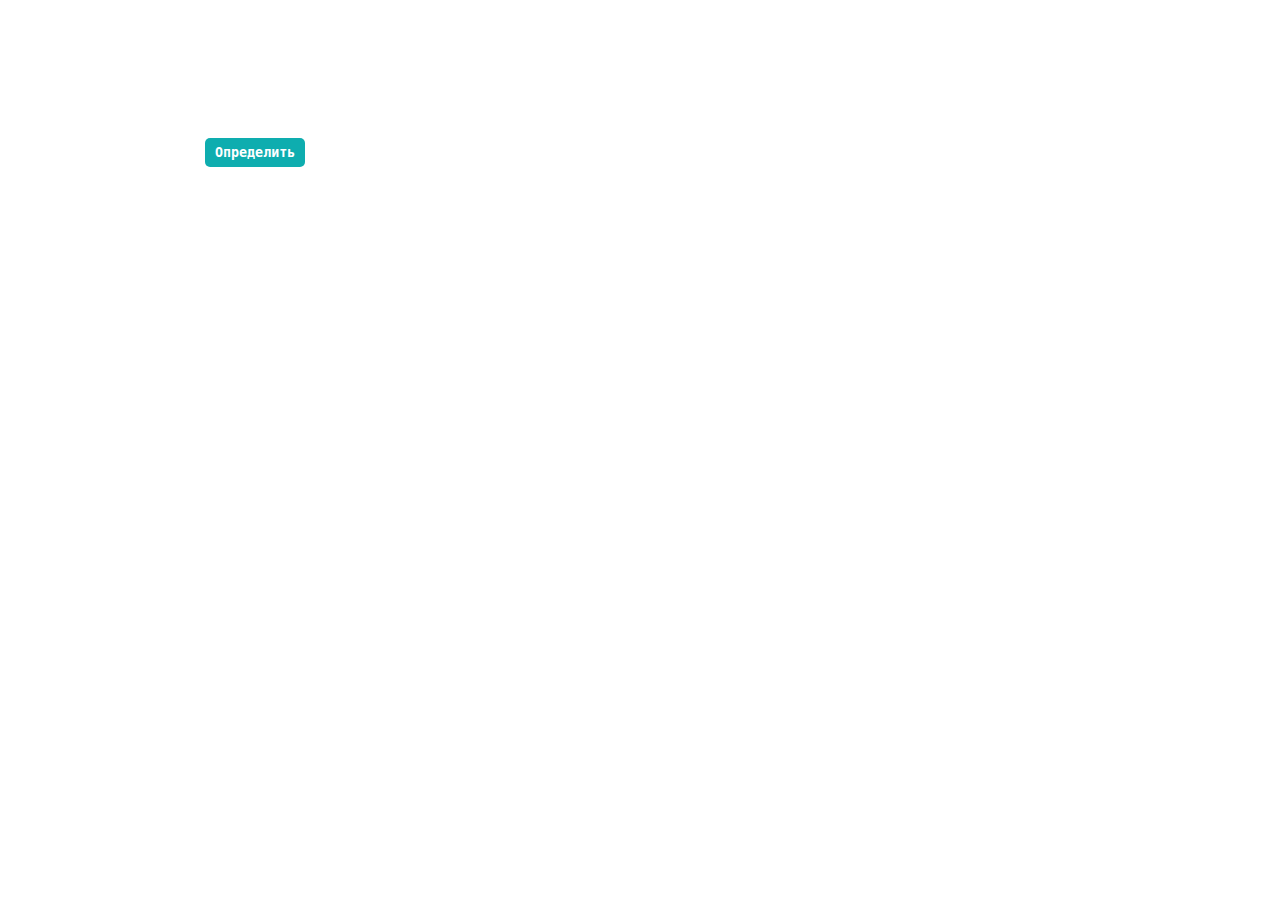
<file: API_wether_Geolocation/index.html>
<!DOCTYPE html>
<html lang="en">
<head>
    <meta charset="UTF-8">
    <meta http-equiv="X-UA-Compatible" content="IE=edge">
    <meta name="viewport" content="width=device-width, initial-scale=1.0">
    <link rel="stylesheet" href="./style.css">
    <title>Geolocation: прогноз погоды</title>
</head>
<body>
    <main>
        <div class="container">
          <div id="frame">
            <h1>Прогноз погоды по местоположению</h1>
            <button id="button">Определить</button>
            <div id="output"></div>
          </div>
        </div>
    </main>
    <script src="./script.js"></script>
</body>
</html>
</file>
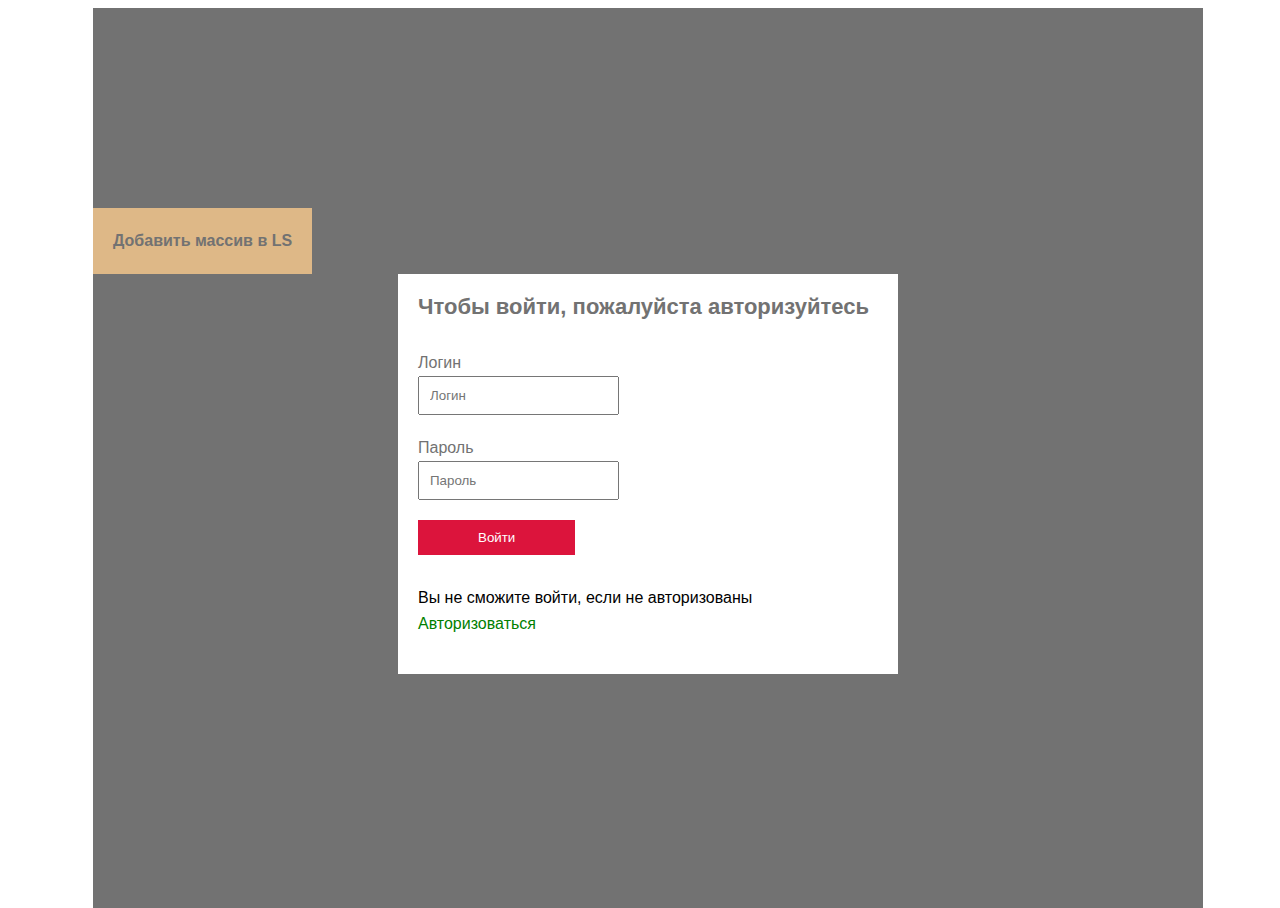
<file: JS_Авторизация_Локал-сторадж/index.html>
<!DOCTYPE html>
<html lang="ru">
    <head>
        <meta charset="UTF-8">
        <meta http-equiv="X-UA-Compatible" content="IE=edge">
        <meta name="viewport" content="width=device-width, initial-scale=1.0">
        <title>Dima</title>
        <link rel="stylesheet" href="./css/main.css">
    </head>
    <body>
        <div class="container">
            <div class="screen screen-1">
                <div class="for-start"></div>
                <div class="auto-body">
                    <div class="auto-title">Чтобы войти, пожалуйста авторизуйтесь</div>
                    <div class="info-text"></div>
                    <div class="input-block">
                        <p class="inp-leabl">Логин</p>
                        <input class="input-style log1" type="text" placeholder="Логин">
                        <p class="inp-leabl">Пароль</p>
                        <input class="input-style pass1" type="text" placeholder="Пароль">
                    </div>
                    <button class="main-btn btn1">Войти</button>
                    <div class="for-registr">
                        <div class="for-registr-text">Вы не сможите войти, если не авторизованы</div>
                        <div class="for-registr-link">Авторизоваться</div>
                    </div>
                    <div class="info-text"></div>
                </div>
            </div>

            <div class="screen screen-2 hidden">
                <div class="auto-body">
                    <div class="auto-title">ОБЯЗАТЕЛЬНО! Заполните все поля!</div>
                    <div class="input-block">
                        <p class="inp-leabl">Введите имя</p>
                        <input class="name input-style" type="text" placeholder="Имя">
                        <p class="inp-leabl">Введите логин</p>
                        <input class="login input-style" type="text" placeholder="Логин">
                        <p class="inp-leabl">Введите пароль</p>
                        <input class="password input-style" type="text" placeholder="Пароль">
                    </div>              
                <button class="btn main-btn">Зарегистрироваться</button>
                </div>
               
            </div>



            <div class="screen screen-3 hidden">
                <div class="auto-body auto-title">
                    <p>Приветствую, <span class="user-name"></span> !</p> 
                    <p>Вы успешно авторизовались 👍</p>
                </div>
            </div>

        </div>
    </body>
</html>






<script src="./js/main.js"></script>
</file>
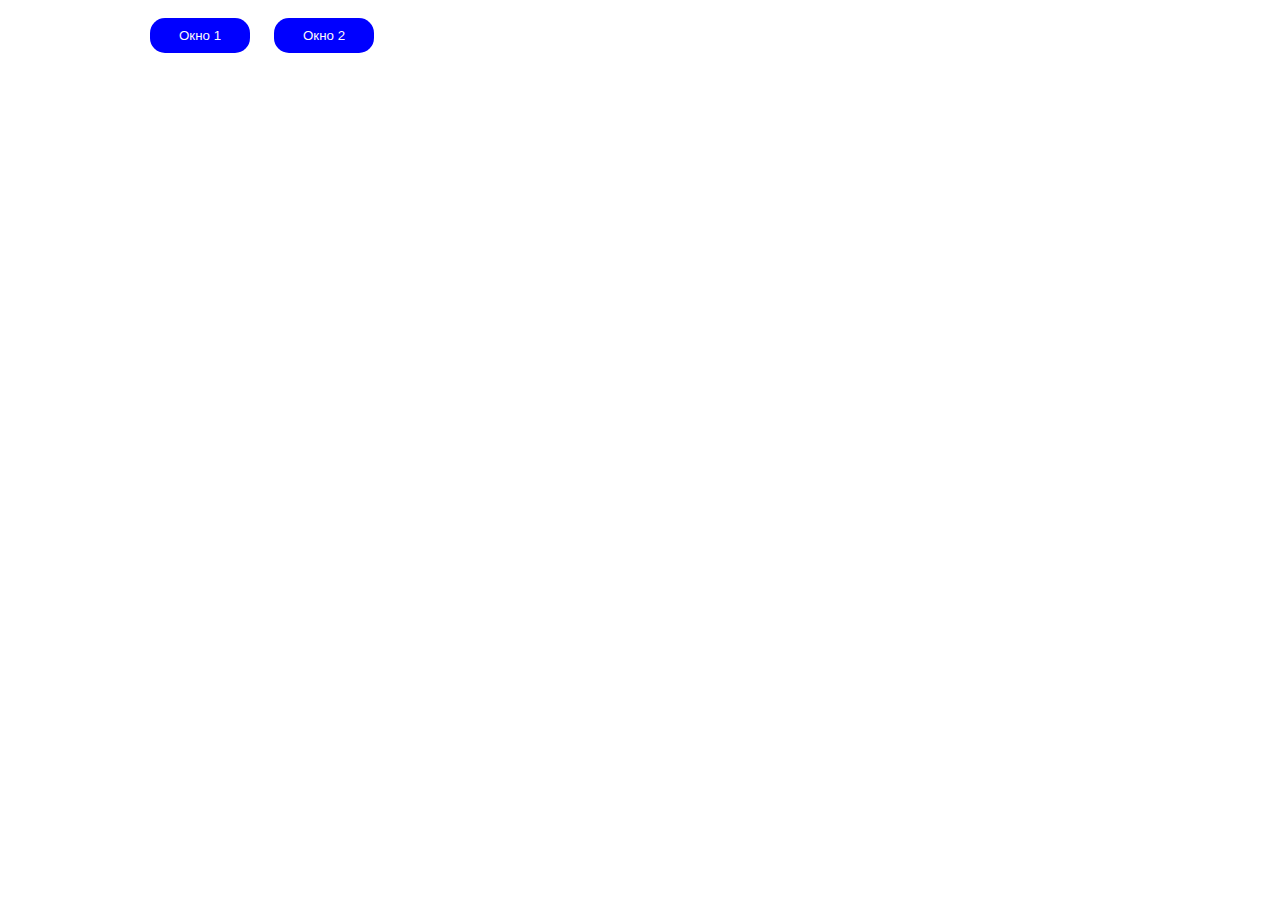
<file: MODAL окно/index.html>
<!DOCTYPE html>
<html lang="ru">
<head>
    <meta charset="UTF-8">
    <meta http-equiv="X-UA-Compatible" content="IE=edge">
    <meta name="viewport" content="width=device-width, initial-scale=1.0">
    <link rel="stylesheet" href="./css/style.css">
    <title>POPAP</title>
</head>
<body>
    <div class="sait">
        <div class="container">
            <div class="click-fild">
                <button class="btn" data-path="one">Окно 1</button>
                <button class="btn" data-path="two">Окно 2</button>
            </div>
        </div>
    </div>
    <div class="modals">
        <div class="modal-overlay">
            <div class="modal modal--1" data-target="one">
                Окно 1
            </div>
            <div class="modal modal--2" data-target="two">
                Окно 2
            </div>
        </div>
    </div>
    <script src="./js/main.js"></script>
</body>
</html>
</file>
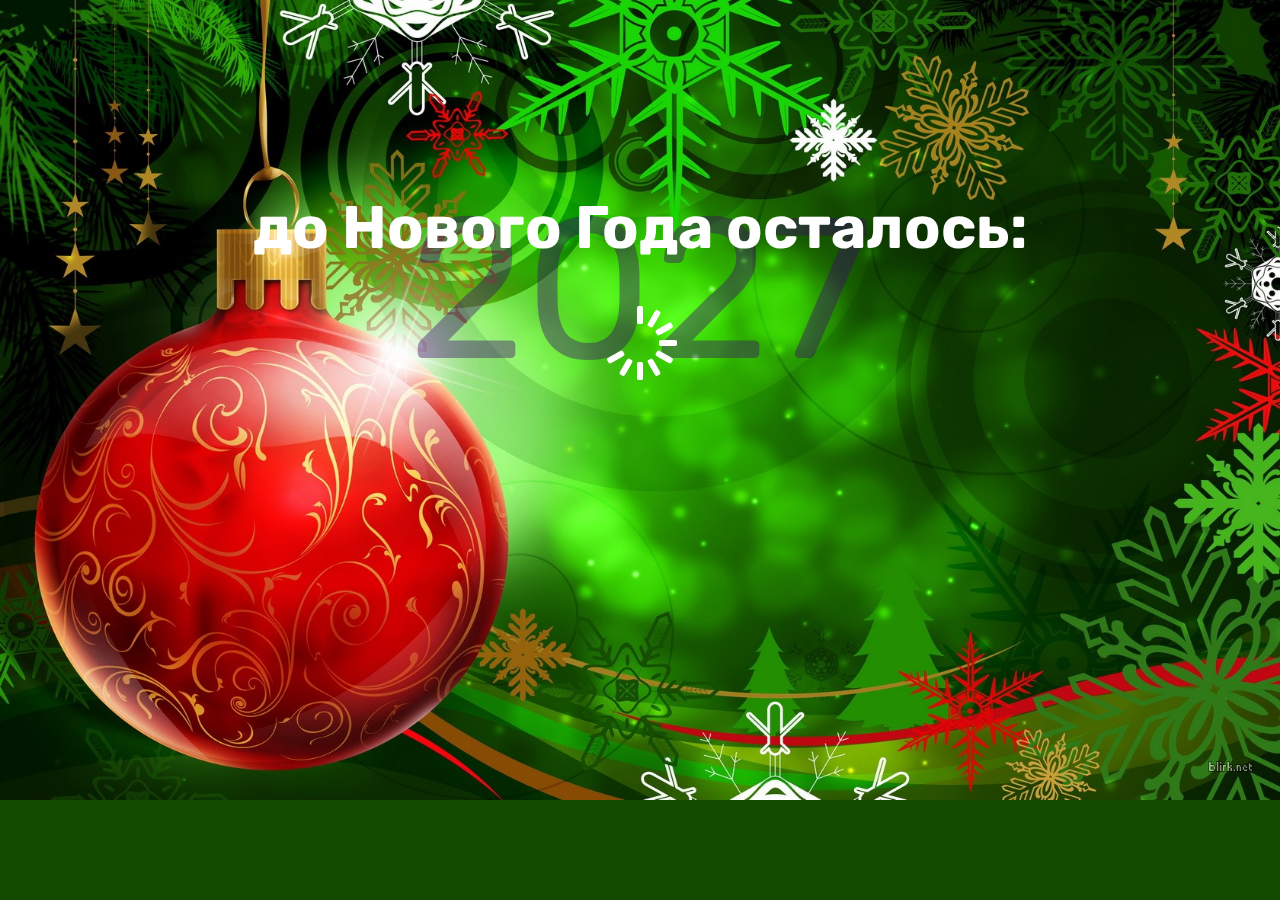
<file: New-year-countdown/index.html>
<!DOCTYPE html>
<html lang="en">
<head>
    <meta charset="UTF-8">
    <meta http-equiv="X-UA-Compatible" content="IE=edge">
    <meta name="viewport" content="width=device-width, initial-scale=1.0">
    <title>Скоро Новый год!</title>
    <link rel="stylesheet" href="./css/main.css">
    <link href="https://fonts.googleapis.com/css2?family=Rubik:wght@400;700&display=swap" rel="stylesheet">
</head>
<body>
    <div class="counter-wrapper">
        <h1 class="title">до Нового Года осталось:</h1>
        <div id="year" class="year"></div>
        <div class="countdown" id="countdown">
            <div class="time">
                <h2 id="days">00</h2>
                <small>дней</small>
            </div>
            <div class="time">
                <h2 id="hours">00</h2>
                <small>часов</small>
            </div>
            <div class="time">
                <h2 id="minutes">00</h2>
                <small>минут</small>
            </div>
            <div class="time">
                <h2 id="seconds">00</h2>
                <small>секунд</small>
            </div>
        </div>
        <div class="preloader" id="preloader">
            <div class="lds-spinner"><div></div><div></div><div></div><div></div><div></div><div></div><div></div><div></div><div></div>
        </div>
    </div>

    <script src="./js/main.js"></script>

        
</body>
</html>
</file>
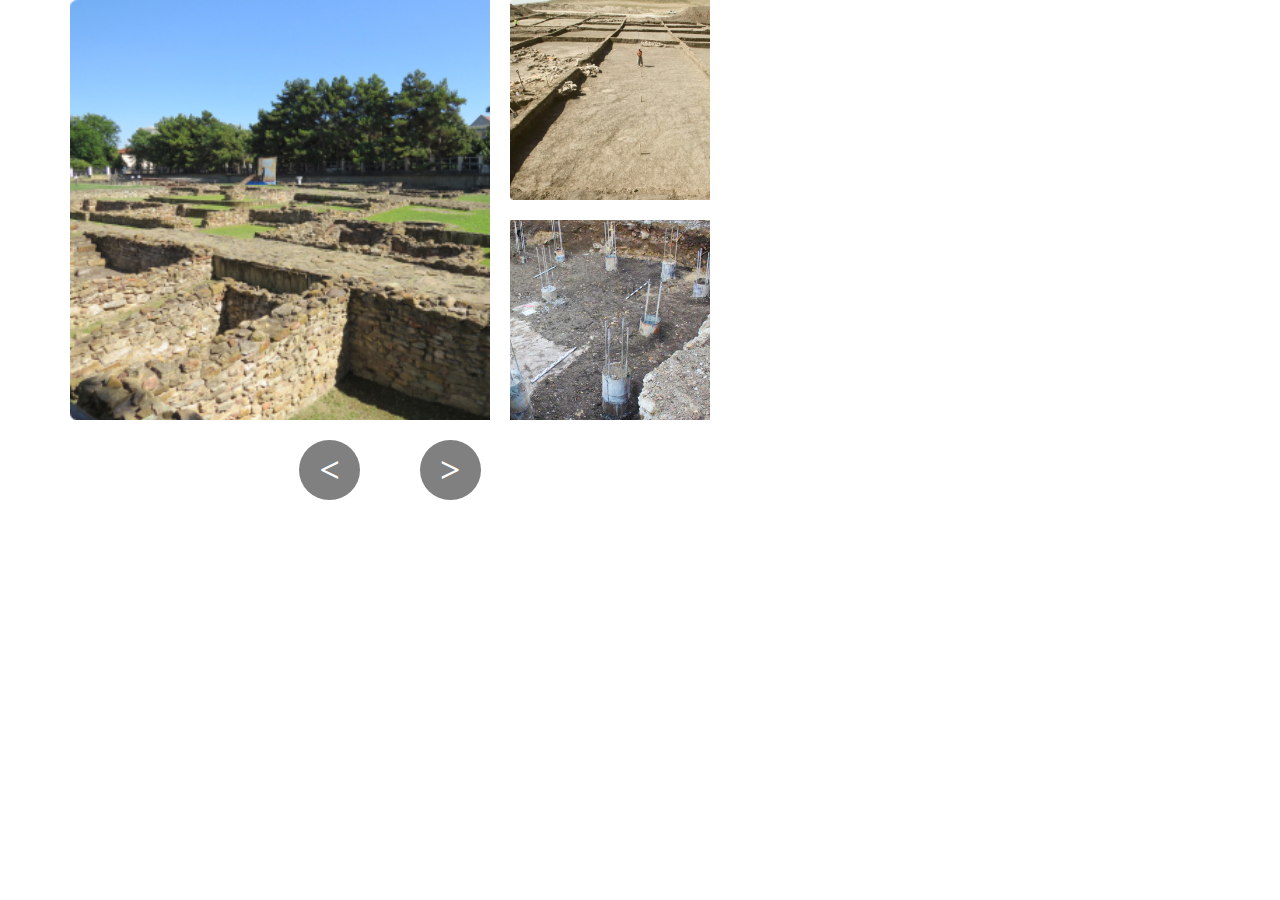
<file: Slider_3-in-1/Index.html>
<!DOCTYPE html>
<html lang="en">
<head>
    <meta charset="UTF-8">
    <meta http-equiv="X-UA-Compatible" content="IE=edge">
    <meta name="viewport" content="width=device-width, initial-scale=1.0">
    <link rel="stylesheet" href="./style.css">
    <title>Слайдер</title>
</head>
<body>
    <div class="container">
        <div class="grid">
            <div class="blok">
                <div class="blok-images">
                    <div class="blok-image blok-image-big">
                        <img class="image-blok" src="./img/i1.jpg" alt="Фото1">
                    </div>
                    <div class="blok-dop-img">
                        <div class="blok-image blok-image-min">
                            <img class="image-blok" src="./img/i2.jpg" alt="Фото2">
                        </div>
                        <div class="blok-image blok-image-min">
                            <img class="image-blok" src="./img/i3.jpg" alt="Фото3">
                        </div>
                    </div>
                </div>
                <div class="arrow">
                    <div class="arrow-left">
                        <span><</span>
                    </div>
                    <div class="arrow-right">
                        <span>></span>
                    </div>
                </div>
            </div>
            <!-- <div class="blok">
                <div class="blok-images">
                    <div class="blok-image blok-image-big">
                        <img class="image-blok" src="./img/i1.jpg" alt="Фото1">
                    </div>
                    <div class="blok-dop-img">
                        <div class="blok-image blok-image-min">
                            <img class="image-blok" src="./img/i2.jpg" alt="Фото2">
                        </div>
                        <div class="blok-image blok-image-min">
                            <img class="image-blok" src="./img/i3.jpg" alt="Фото3">
                        </div>
                    </div>
                </div>
                <div class="arrow">
                    <div class="arrow-left">
                        <span><</span>
                    </div>
                    <div class="arrow-right">
                        <span>></span>
                    </div>
                </div>
            </div>
            <div class="blok">
                <div class="blok-images">
                    <div class="blok-image blok-image-big">
                        <img class="image-blok" src="./img/i1.jpg" alt="Фото1">
                    </div>
                    <div class="blok-dop-img">
                        <div class="blok-image blok-image-min">
                            <img class="image-blok" src="./img/i2.jpg" alt="Фото2">
                        </div>
                        <div class="blok-image blok-image-min">
                            <img class="image-blok" src="./img/i3.jpg" alt="Фото3">
                        </div>
                    </div>
                </div>
                <div class="arrow">
                    <div class="arrow-left">
                        <span><</span>
                    </div>
                    <div class="arrow-right">
                        <span>></span>
                    </div>
                </div>
            </div>
            <div class="blok">
                <div class="blok-images">
                    <div class="blok-image blok-image-big">
                        <img class="image-blok" src="./img/i1.jpg" alt="Фото1">
                    </div>
                    <div class="blok-dop-img">
                        <div class="blok-image blok-image-min">
                            <img class="image-blok" src="./img/i2.jpg" alt="Фото2">
                        </div>
                        <div class="blok-image blok-image-min">
                            <img class="image-blok" src="./img/i3.jpg" alt="Фото3">
                        </div>
                    </div>
                </div>
                <div class="arrow">
                    <div class="arrow-left">
                        <span><</span>
                    </div>
                    <div class="arrow-right">
                        <span>></span>
                    </div>
                </div>
            </div>
             -->
        </div>
    </div>
    <script src="./script.js"></script>
</body>
</html>
</file>
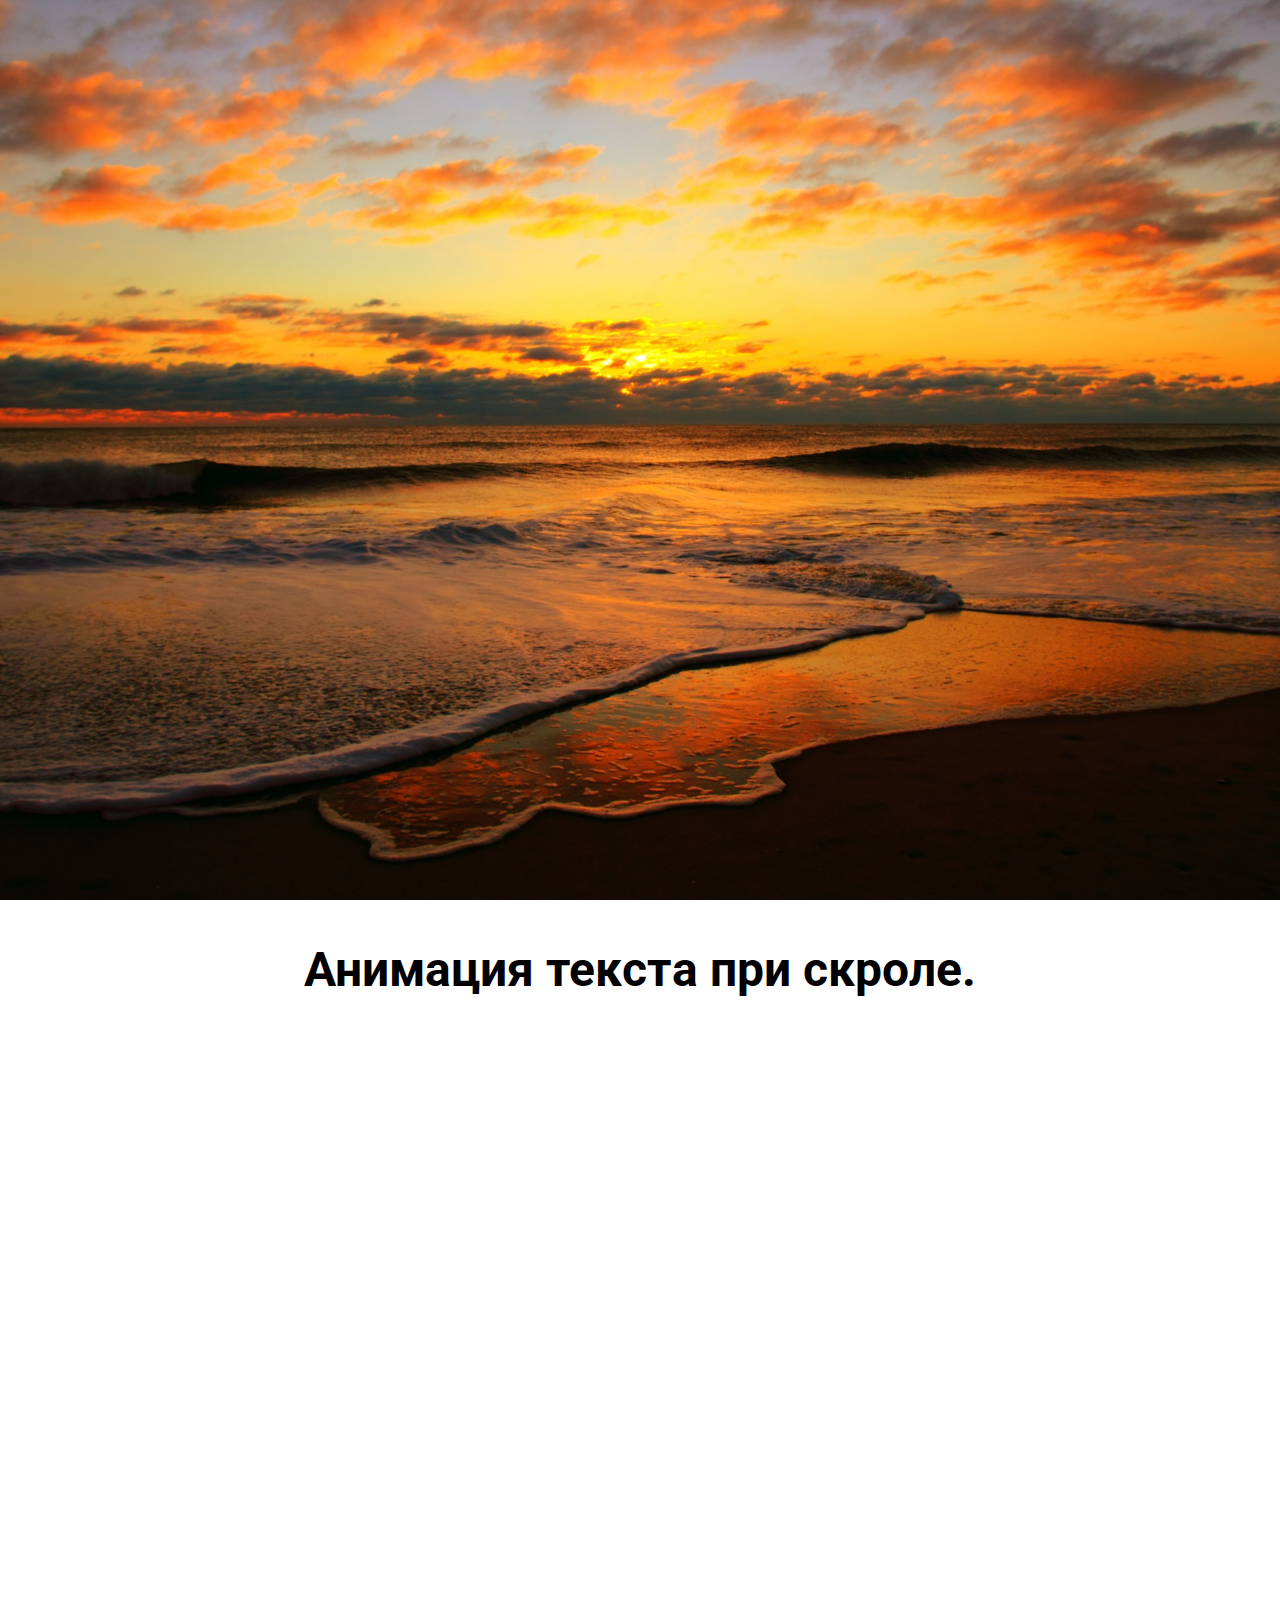
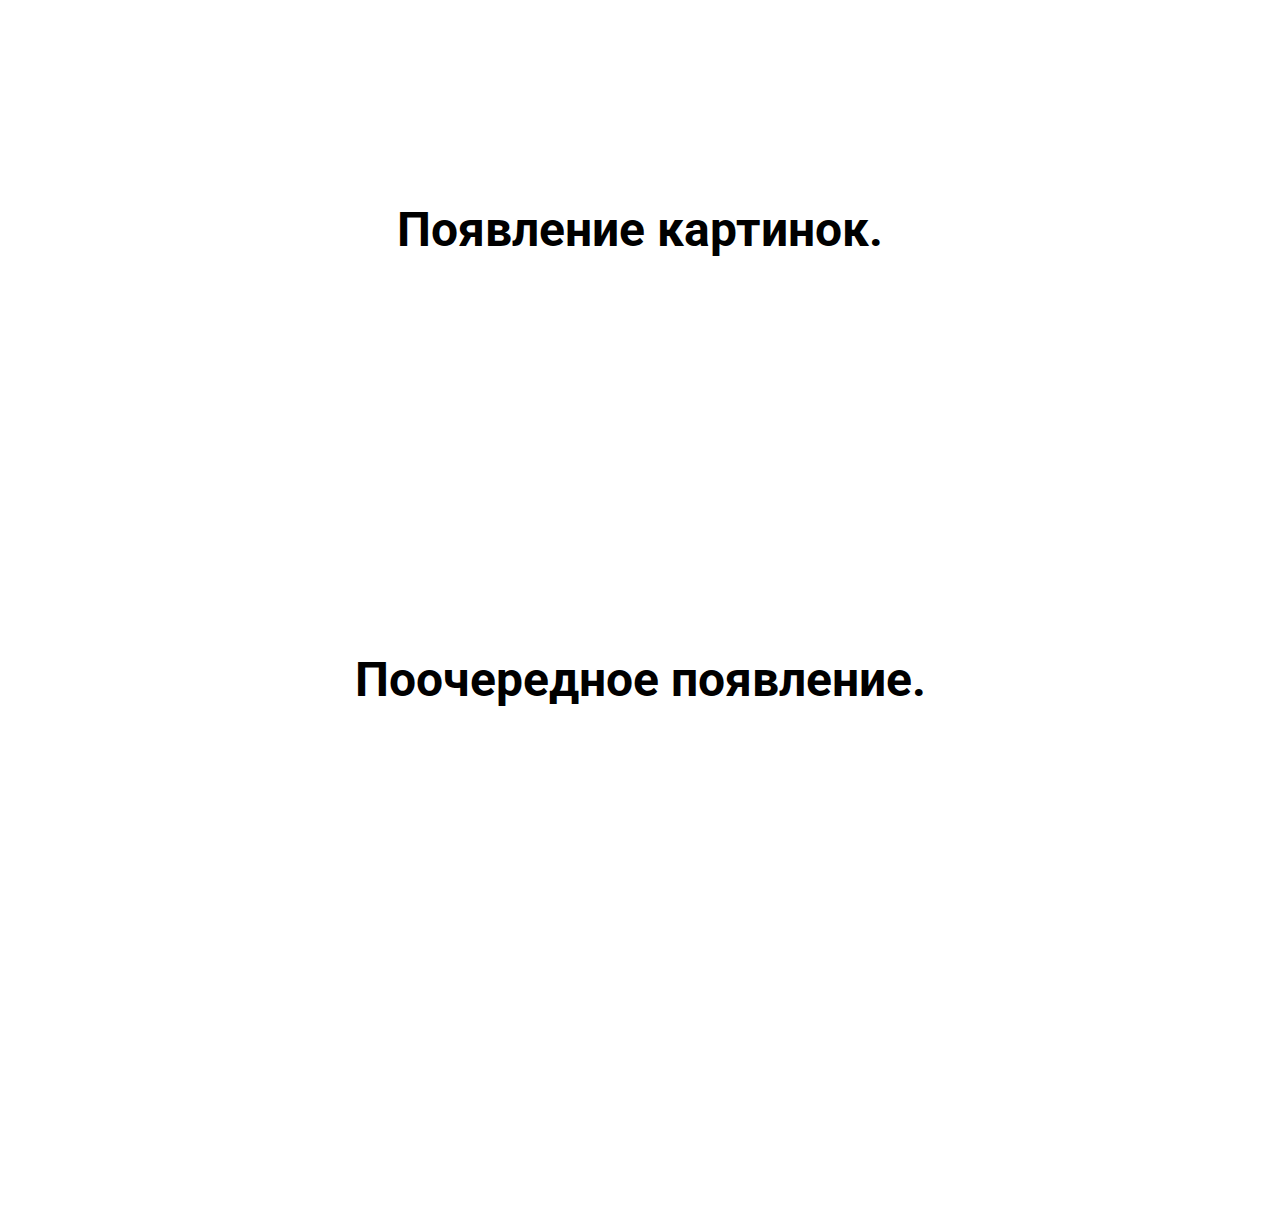
<file: анимация при скроле/index.html>
<!DOCTYPE html>
<html lang="ru">
<head>
    <meta charset="UTF-8">
    <meta http-equiv="X-UA-Compatible" content="IE=edge">
    <meta name="viewport" content="width=device-width, initial-scale=1.0">
    <title>Document</title>
    <link rel="stylesheet" href="./css/normalize.css">
    <link rel="stylesheet" href="./css/style.css">
    <link rel="preconnect" href="https://fonts.googleapis.com">
    <link rel="preconnect" href="https://fonts.gstatic.com" crossorigin>
    <link href="https://fonts.googleapis.com/css2?family=Roboto:wght@400;700&display=swap" rel="stylesheet">
</head>
<body>
    <div class="site">
        <div class="hiro">
            <div class="container">
                <div class="hiro-body">
                    <h1 class="hiro-title _anim-items _anim-no-hide">Шпаргалка по анимации</h1>
                    <div class="hiro-text _anim-items _anim-no-hide">
                        Выезжающие строки -это прикольно!
                    </div>
                    
                </div>
            </div>
        </div>
        <div class="blok1">
            <div class="container">
                <div class="text-blok">
                    <h2 class="text-blok_title">Анимация текста при скроле.</h2>
                    <div class="text-blok-body  _anim-items">
                        <p class="text-blok_text _anim-show">Lorem ipsum dolor sit amet consectetur, adipisicing elit. Quae, totam assumenda. Veniam, facere laudantium. Laborum dolorem animi exercitationem consequatur molestias? Facilis possimus magnam, voluptatum aut illo iusto nesciunt expedita voluptatem!</p>
                     </div>    
                    <div class="text-blok-body  _anim-items">
                        <p class="_anim-show">Lorem ipsum dolor sit amet consectetur, adipisicing elit. Quae, totam assumenda. Veniam, facere laudantium. Laborum dolorem animi exercitationem consequatur molestias? Facilis possimus magnam, voluptatum aut illo iusto nesciunt expedita voluptatem!</p>
                     </div>    
                    <div class="text-blok-body  _anim-items">
                        <p class="_anim-show">Lorem ipsum dolor sit amet consectetur, adipisicing elit. Quae, totam assumenda. Veniam, facere laudantium. Laborum dolorem animi exercitationem consequatur molestias? Facilis possimus magnam, voluptatum aut illo iusto nesciunt expedita voluptatem!</p>
                    </div>    
                    <div class="text-blok-body  _anim-items">
                        <p class="_anim-show">Lorem ipsum dolor sit amet consectetur, adipisicing elit. Quae, totam assumenda. Veniam, facere laudantium. Laborum dolorem animi exercitationem consequatur molestias? Facilis possimus magnam, voluptatum aut illo iusto nesciunt expedita voluptatem!</p>
                     </div>    
                    <div class="text-blok-body  _anim-items">
                        <p class="_anim-show">Lorem ipsum dolor sit amet consectetur, adipisicing elit. Quae, totam assumenda. Veniam, facere laudantium. Laborum dolorem animi exercitationem consequatur molestias? Facilis possimus magnam, voluptatum aut illo iusto nesciunt expedita voluptatem!</p>
                     </div>    
                    <div class="text-blok-body  _anim-items">
                        <p class="_anim-show">Lorem ipsum dolor sit amet consectetur, adipisicing elit. Quae, totam assumenda. Veniam, facere laudantium. Laborum dolorem animi exercitationem consequatur molestias? Facilis possimus magnam, voluptatum aut illo iusto nesciunt expedita voluptatem!</p>
                     </div>    
                </div>
                <div class="image">
                    <h2 class="text-blok_title">Появление картинок.</h2>
                    <div class="image-body">
                        <div class="image-sell _anim-items">
                            <div class="img-gg">
                                <img src="./img/Uran-E.png" alt="">
                            </div>
                            <div class="img-text _anim-items">Здесь может быть любой текст.</div>
                        </div>
                        <div class="image-sell _anim-items">
                            <div class="img-gg">
                                <img src="./img/Terra.png" alt="">
                            </div>
                            <div class="img-text _anim-items">Здесь может быть любой текст.</div>
                        </div>
                        <div class="image-sell _anim-items">
                            <div class="img-gg">
                                <img src="./img/Leon.png" alt="">
                            </div>
                            <div class="img-text _anim-items">Здесь может быть любой текст.</div>
                        </div>
                    </div>
                   
                </div>
                <div class="blok-steps">
                    <h2 class="text-blok_title">Поочередное появление.</h2>
                    <ul class="blok-steps_list _anim-items">
                        <li class="blok-steps_punkt">Lorem ipsum dolor sit amet consectetur, adipisicing elit. Sit quas dolorum ipsam, commodi nobis dolores maiores voluptas modi illo. Magnam id neque pariatur expedita, voluptates laborum excepturi quos maiores iste.</li>
                        <li class="blok-steps_punkt">Lorem ipsum dolor sit amet consectetur adipisicing elit. Quas inventore non id ab fugit corporis, modi veniam nulla omnis sequi dignissimos aliquid optio quia cupiditate sunt. Quo rerum architecto ad!</li>
                        <li class="blok-steps_punkt">Lorem ipsum dolor sit amet consectetur adipisicing elit. Quas inventore non id ab fugit corporis, modi veniam nulla omnis sequi dignissimos aliquid optio quia cupiditate sunt. Quo rerum architecto ad!</li>
                        <li class="blok-steps_punkt">Lorem ipsum dolor sit amet consectetur adipisicing elit. Quas inventore non id ab fugit corporis, modi veniam nulla omnis sequi dignissimos aliquid optio quia cupiditate sunt. Quo rerum architecto ad!</li>
                        <li class="blok-steps_punkt">Lorem ipsum dolor sit amet consectetur adipisicing elit. Quas inventore non id ab fugit corporis, modi veniam nulla omnis sequi dignissimos aliquid optio quia cupiditate sunt. Quo rerum architecto ad!</li>
                        <li class="blok-steps_punkt">Lorem ipsum dolor sit amet consectetur adipisicing elit. Quas inventore non id ab fugit corporis, modi veniam nulla omnis sequi dignissimos aliquid optio quia cupiditate sunt. Quo rerum architecto ad!</li>
                    </ul>
                </div>
               
            </div>
        </div>

    </div>
    <script src="./js/main.js"></script>
</body>
</html>
</file>
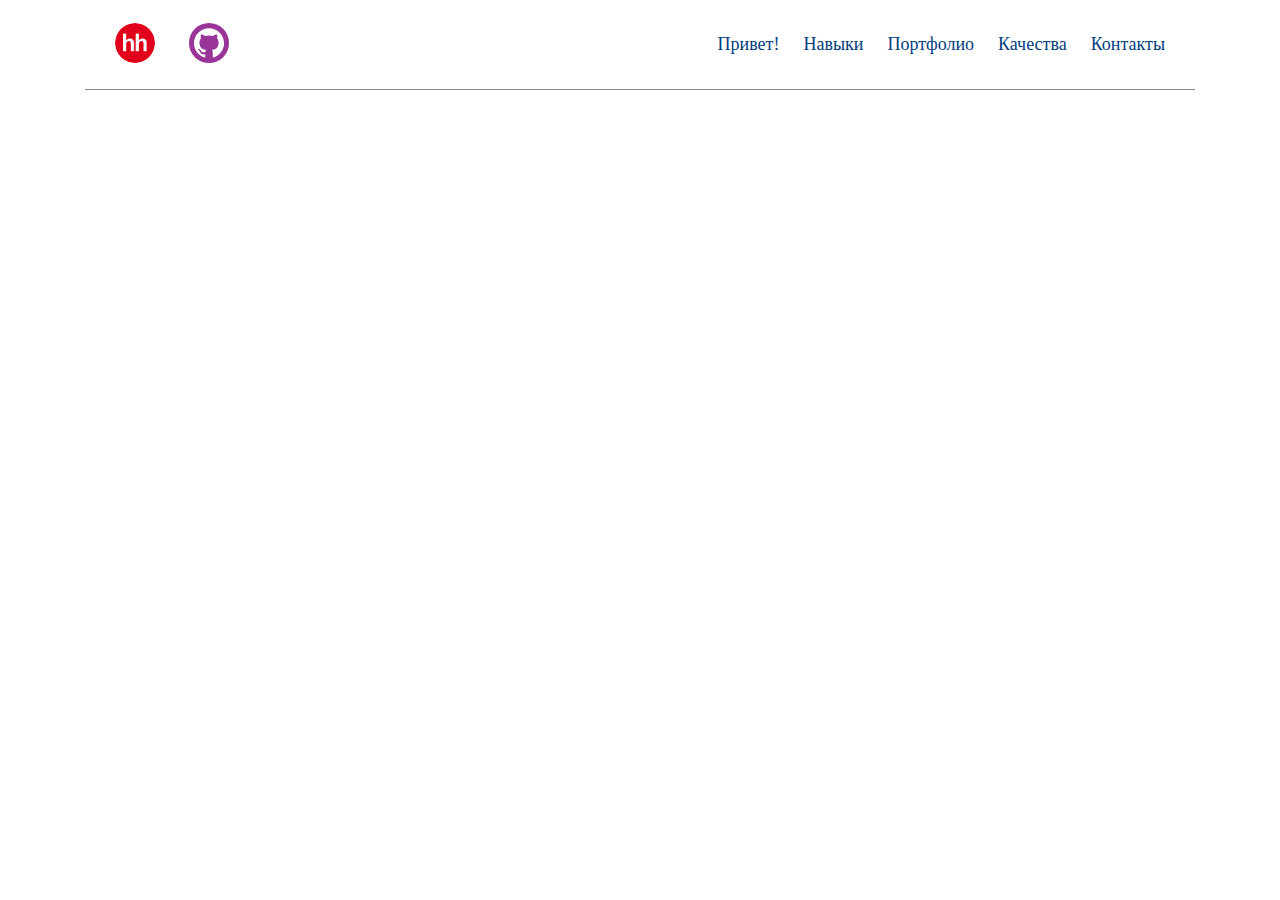
<file: Бургер (простейший)/index.html>
<!DOCTYPE html>
<html lang="ru">
<head>
    <meta charset="UTF-8">
    <meta http-equiv="X-UA-Compatible" content="IE=edge">
    <meta name="viewport" content="width=device-width, initial-scale=1.0">
    <title>Резюме Дмитрий Касапов</title>
    <link rel="stylesheet" href="./style.css">
    <link rel="stylesheet" href="./burger.css">
</head>
<body>
    <header class="header" id="header">
        <div class="container">
            <div  class="header-top">
                <div class="header-icons">
                <a href="https://krasnodar.hh.ru/resume/c4c0f142ff01cf33c50039ed1f524e5433744f" target="_blank">
                    <img class="icon-hh" src="./img/header/hh.ru.png" alt="Перейти на HH.ru" title="hh.ru">
                </a>
                <a href="https://github.com/KasapovDmitry" target="_blank">
                    <img class="icon-git" src="./img/header/github.svg" alt="Перейти на гитхаб" title="GitHab">
                </a>
                </div>
                <nav class="nav-menu">
                    <a href="#hello" class="nav-link">Привет!</a>
                    <a href="#skills" class="nav-link">Навыки</a>
                    <a href="#portfolio" class="nav-link">Портфолио</a>
                    <a href="#ability" class="nav-link">Качества</a>
                    <a href="#contacts" class="nav-link">Контакты</a>
                </nav>
                <div class="burger-menu">
                    <div class="popup" onclick="myFunction()"><img src="./img/header/burger2.svg" alt="menu" class="button-burger">
                        <span>              
                            <ul class="menubox popuptext" id="myPopup">
                                <li><a class="menu-item" href="#hello">Привет!</a></li>
                                <li><a class="menu-item" href="#skills">Навыки</a></li>
                                <li><a class="menu-item" href="#portfolio">Портфолио</a></li>
                                <li><a class="menu-item" href="#ability">Качества</a></li>
                                <li><a class="menu-item" href="#contacts">Контакты</a></li>
                            </ul>
                        </span>
                    </div>
                </div>
            </div>
        </div>
    </header>
    <script>
        // Для бургера
    function myFunction() {
    var popup = document.getElementById("myPopup");
    popup.classList.toggle("show");
    }
    </script>
   
</body>
</html>
</file>
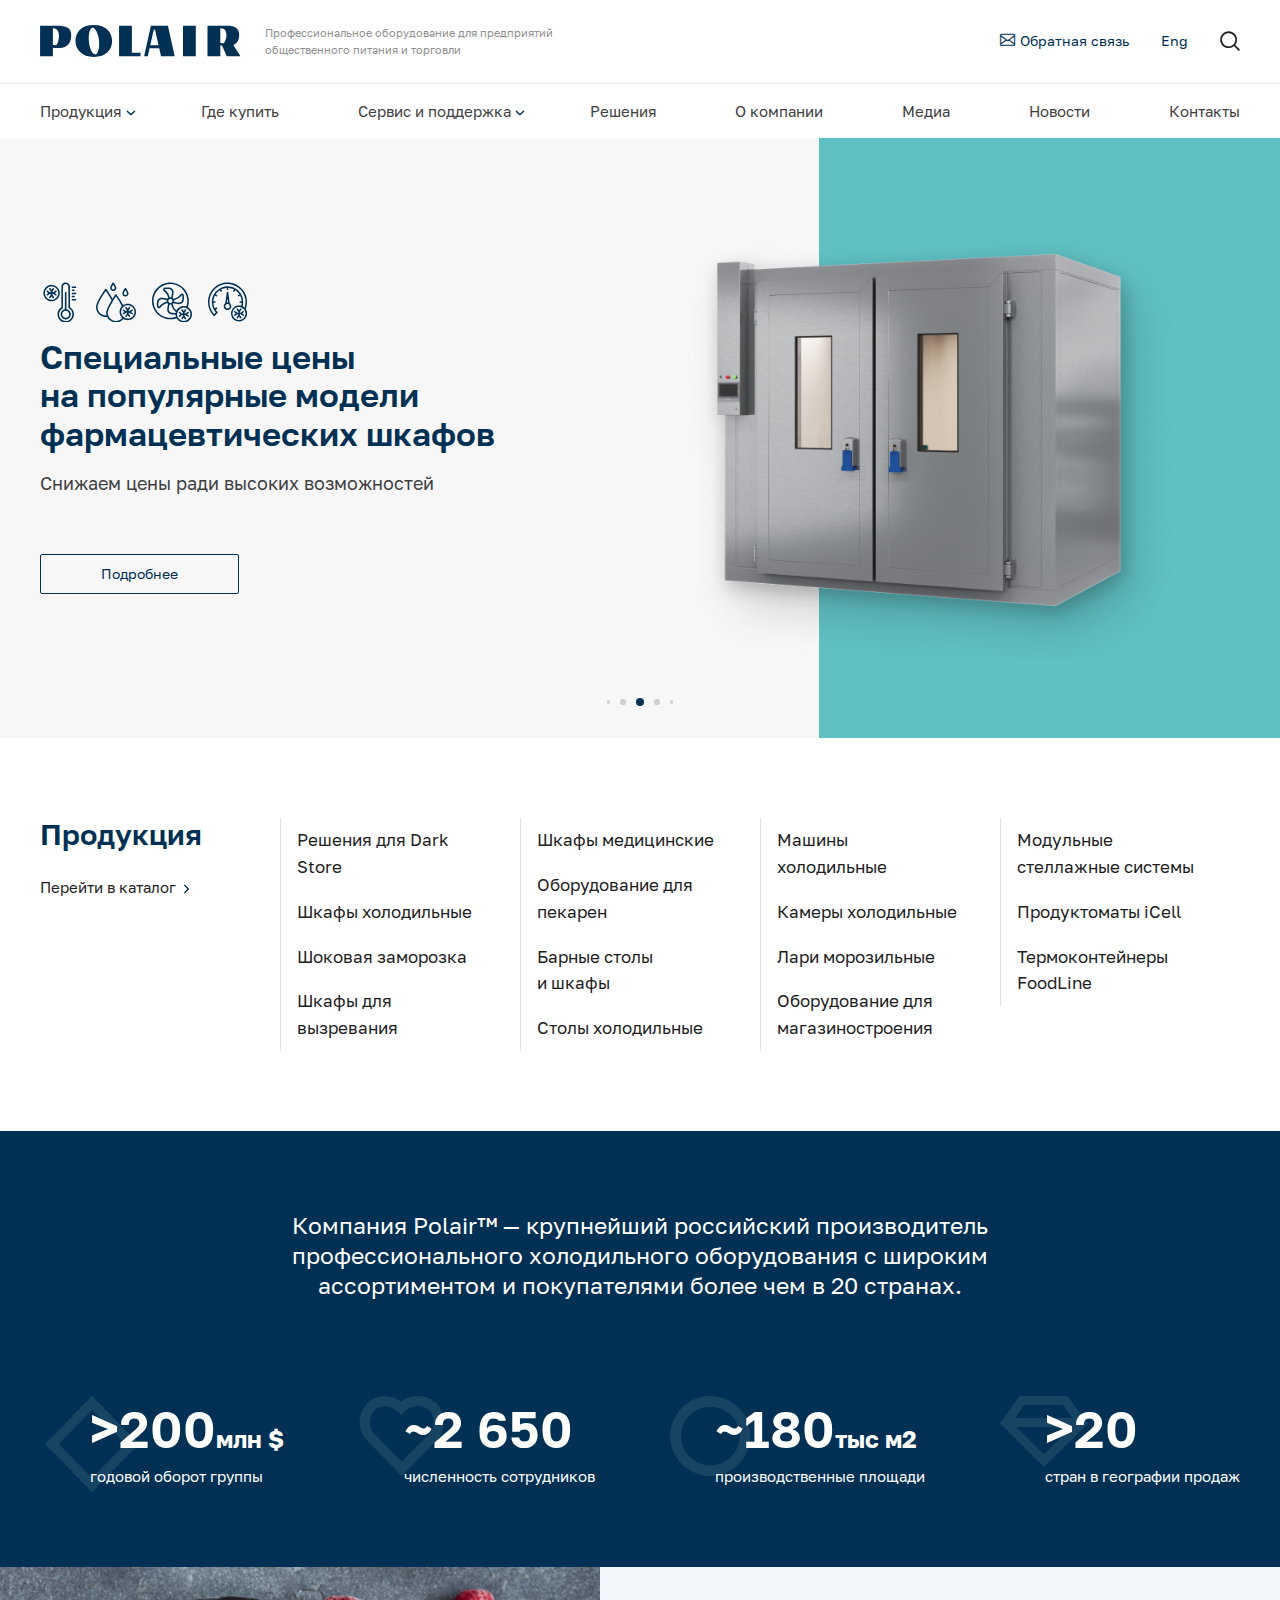
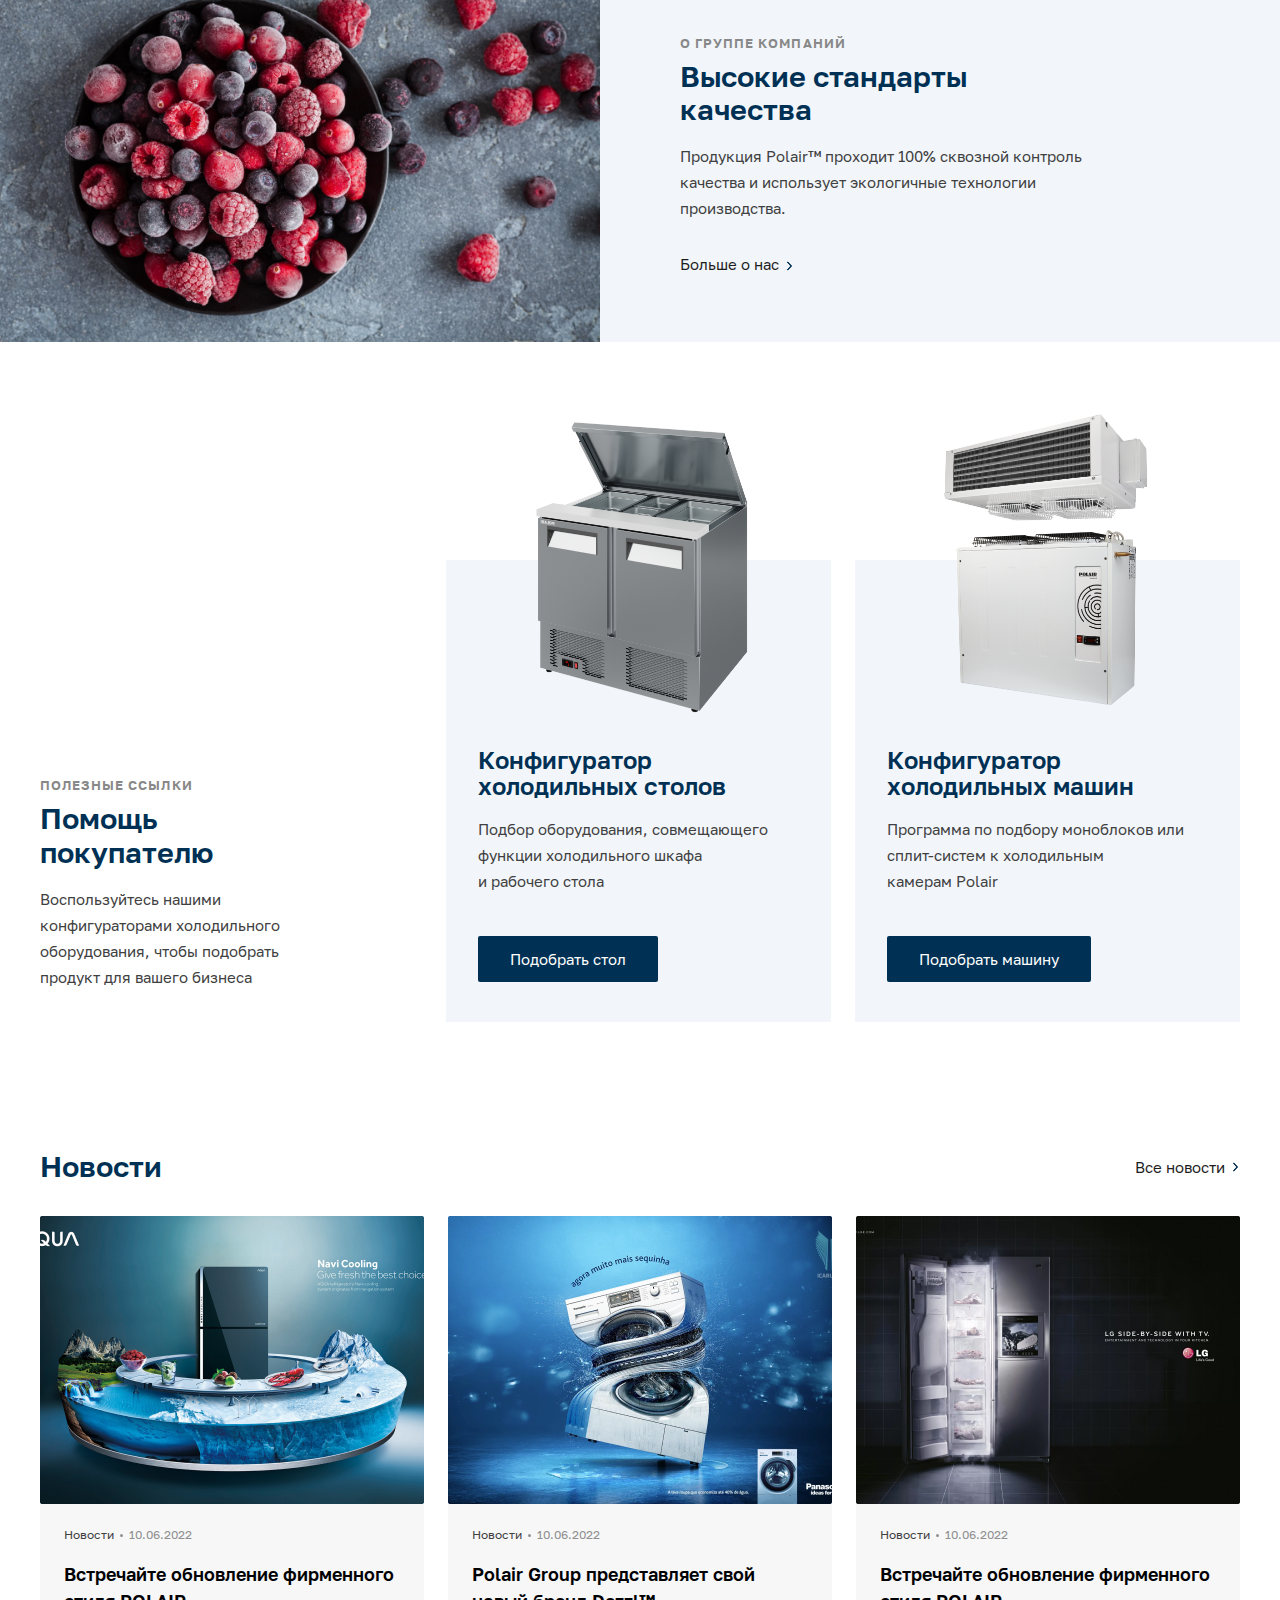
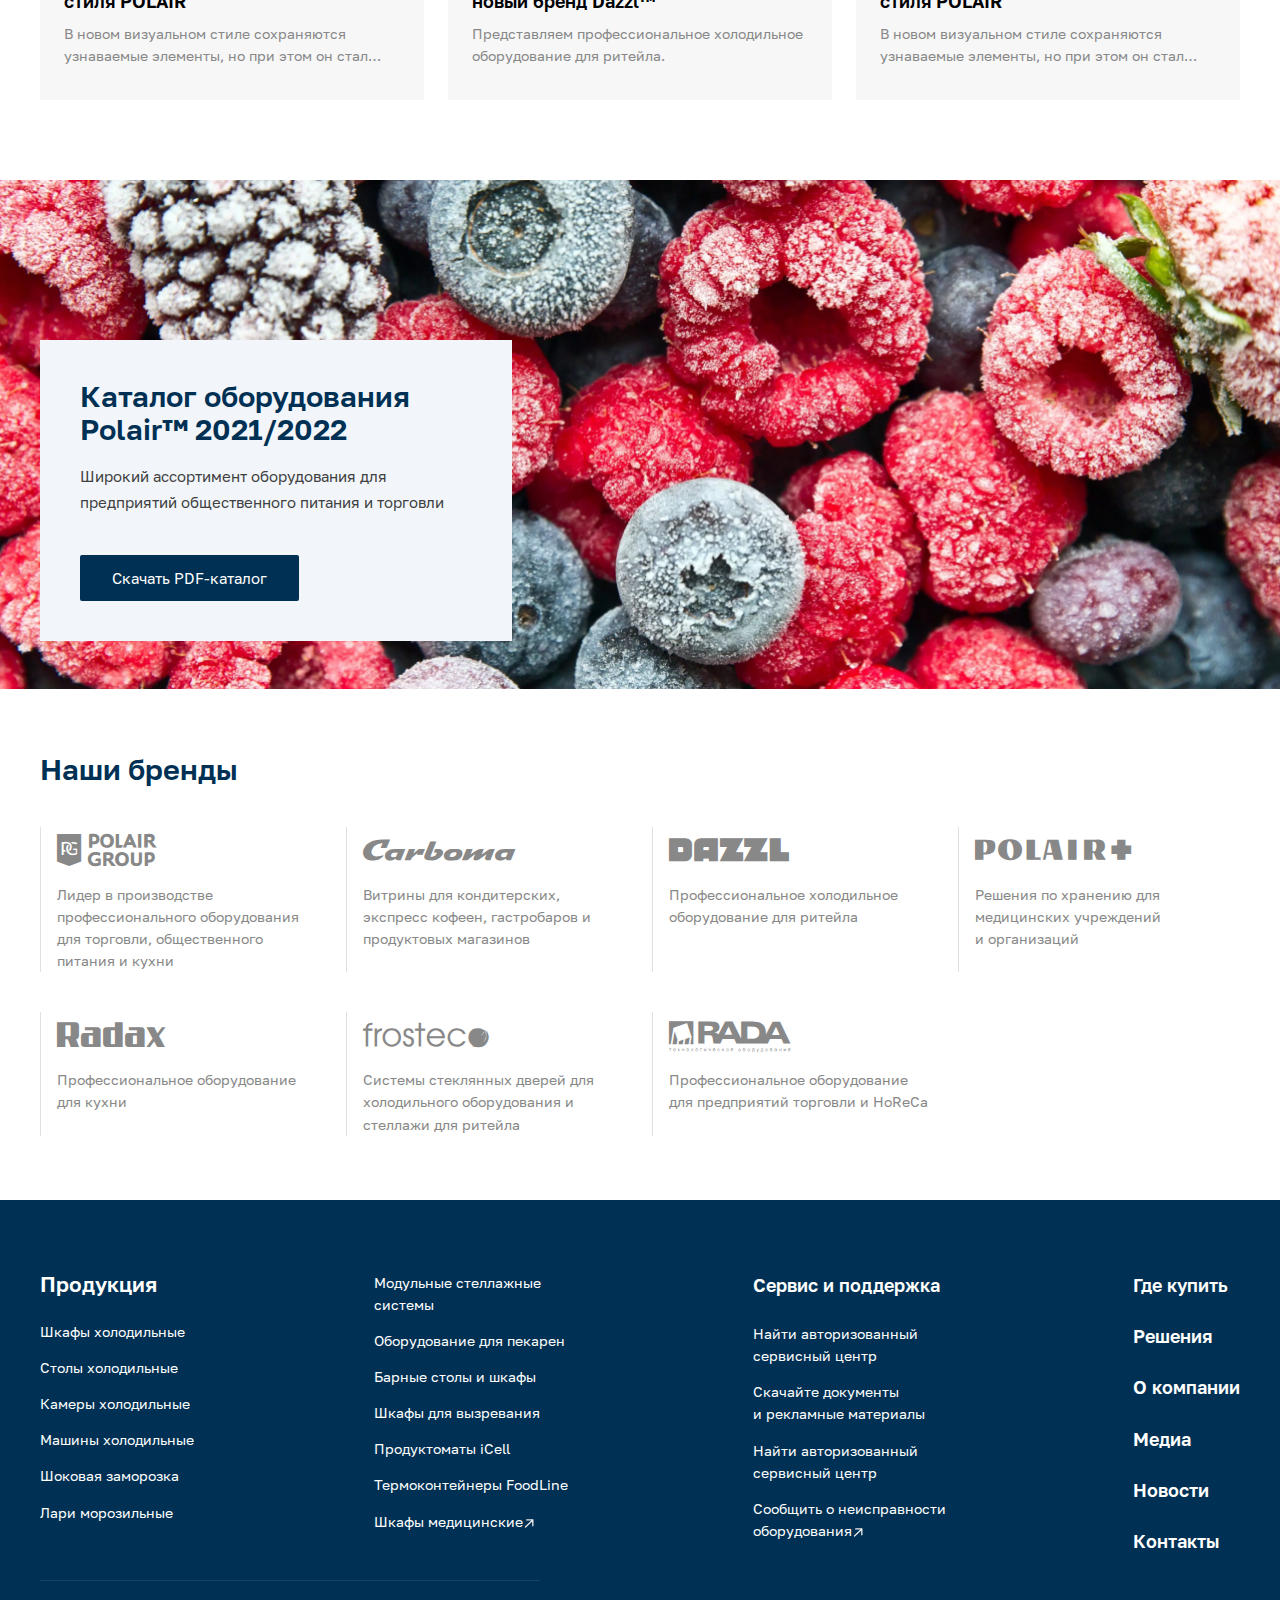
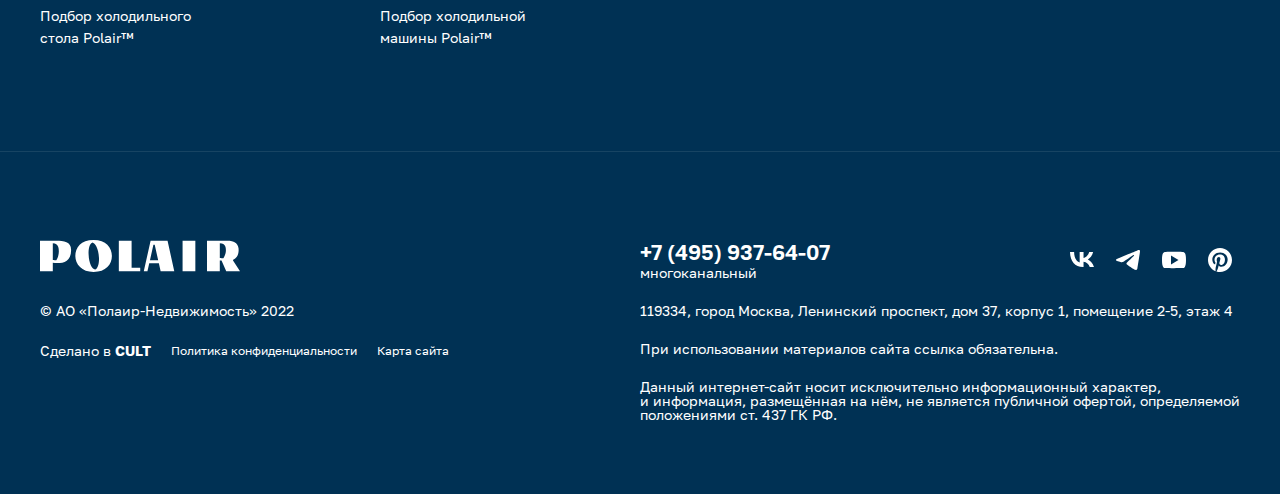
<file: Событие скрола, счетчик, липкий хедер/index.html>
<!DOCTYPE html>
<html lang="ru">
    <head>
    <meta charset="UTF-8">
    <meta http-equiv="X-UA-Compatible" content="IE=edge">
    <meta name="viewport" content="width=device-width, initial-scale=1.0">
    <link rel="stylesheet" href="./css/iconsfont.css">
    <link rel="stylesheet" href="./css/style.css">
    <title>"POLAIR"</title>
</head>
    <body>
        <header class="header">
            <div class="header-top">
                <div class="container">
                    <div class="header-top-wrapper">
                        <div class="header-logo-block">
                            <a href="#" class="header-logo">
                                <img src="./img/logom.svg" alt="Polair">
                            </a>
                            <div class="header-logo-text">
                                <span>Профессиональное оборудование для предприятий общественного питания и торговли</span>
                            </div>
                        </div>
                        <div class="header-right-block">
                            <a href="#" class="header-email">
                                <div class="header-email-text _icon-email">
                                    <span>Обратная связь</span>
                                </div>
                            </a>
                            <a href="#" class="header-lang">
                                <span>Eng</span>
                            </a>
                            <a href="#" class="header-serch">
                                <img src="./img/lupe.svg" alt="Поиск">
                            </a>
                            <a href="#" class="header-burger">
                                <img src="./img/burger.svg" alt="Мобильное меню">
                            </a>

                        </div>
                    </div>
                </div>
            </div>
            <div class="header-menu">
                <div class="container">
                    <div class="header-menu-wrapper">
                        <ul class="header-menu-list">
                            <li class="header-menu-link link2">
                                <a href="#">Продукция</a>
                            </li>
                            <li class="header-menu-link">
                                <a href="#">Где купить</a>
                            </li>
                            <li class="header-menu-link link2">
                                <a href="#">Сервис и поддержка</a>
                            </li>
                            <li class="header-menu-link">
                                <a href="#">Решения</a>
                            </li>
                            <li class="header-menu-link">
                                <a href="#">О компании</a>
                            </li>
                            <li class="header-menu-link">
                                <a href="#">Медиа</a>
                            </li>
                            <li class="header-menu-link">
                                <a href="#">Новости</a>
                            </li>
                            <li class="header-menu-link">
                                <a href="#">Контакты</a>
                            </li>
                        </ul>
                    </div>
                </div>
            </div>
        </header>
        <main class="main">
            <div class="hiro pt80">
                <div class="container">
                    <div class="hiro-wrapper">
                        <div class="hiro-info">
                            <div class="hiro-img-line">
                                <div class="hiro-img-icon">
                                    <img src="./img/h1.svg" alt="Температура">
                                </div>
                                <div class="hiro-img-icon">
                                    <img src="./img/h2.svg" alt="Температура">
                                </div>
                                <div class="hiro-img-icon">
                                    <img src="./img/h3.svg" alt="Температура">
                                </div>
                                <div class="hiro-img-icon">
                                    <img src="./img/h4.svg" alt="Температура">
                                </div>
                            </div>
                            <h1 class="hiro-title">Специальные цены на популярные модели фармацевтических шкафов</h1>
                            <div class="hiro-subtitle">Снижаем цены ради высоких возможностей</div>
                            <div class="hiro-button">
                                <a href="#" class="white-btn">Подробнее</a>
                            </div>
                        </div>
                        <div class="hiro-image">
                            <div class="hiro-image-wrap">
                                <img src="./img/pic.png" alt="Фармацевтический шкаф">
                            </div>
                        </div>
                    </div>
                    <div class="pagination">
                        <span class="mini"></span>
                        <span class="grey"></span>
                        <span class="active"></span>
                        <span class="grey"></span>
                        <span class="mini"></span>
                    </div>
                </div>
            </div>
            <div class="container">
                <div class="products pt80 pb80">
                    <div class="products-title-block">
                        <div class="products-title">Продукция</div>
                        <a class="link" href="#">
                            <span>Перейти в каталог</span>
                        </a>
                    </div>
                    <ul class="products-catalog">
                        <li class="products-catalog-link">
                            <a href="#">Решения для Dark Store</a>
                        </li>
                        <li class="products-catalog-link">
                            <a href="#">Шкафы холодильные</a>
                        </li>
                        <li class="products-catalog-link">
                            <a href="#">Шоковая заморозка</a>
                        </li>
                        <li class="products-catalog-link">
                            <a href="#">Шкафы для вызревания</a>
                        </li>
                    </ul>
                    <ul class="products-catalog">
                        <li class="products-catalog-link">
                            <a href="#">Шкафы медицинские</a>
                        </li>
                        <li class="products-catalog-link">
                            <a href="#">Оборудование для пекарен</a>
                        </li>
                        <li class="products-catalog-link">
                            <a href="#">Барные столы и шкафы</a>
                        </li>
                        <li class="products-catalog-link">
                            <a href="#">Столы холодильные</a>
                        </li>
                    </ul>
                    <ul class="products-catalog">
                        <li class="products-catalog-link">
                            <a href="#">Машины холодильные</a>
                        </li>
                        <li class="products-catalog-link">
                            <a href="#">Камеры холодильные</a>
                        </li>
                        <li class="products-catalog-link">
                            <a href="#">Лари морозильные</a>
                        </li>
                        <li class="products-catalog-link">
                            <a href="#">Оборудование для магазиностроения</a>
                        </li>
                    </ul>
                    <ul class="products-catalog">
                        <li class="products-catalog-link">
                            <a href="#">Модульные стеллажные системы</a>
                        </li>
                        <li class="products-catalog-link">
                            <a href="#">Продуктоматы iCell</a>
                        </li>
                        <li class="products-catalog-link">
                            <a href="#">Термоконтейнеры FoodLine</a>
                        </li>
                    </ul>
                </div>

            </div>
            <div class="count pt80 pb80">
                <div class="container">
                    <div class="count-text">
                        Компания Polair™ — крупнейший российский производитель профессионального холодильного оборудования с широким ассортиментом и покупателями более чем в 20 странах.
                    </div>
                    <div class="count-row">
                        <div class="count-row-block">
                            <div class="count-block-img">
                                <img src="./img/count1.svg" alt="Декор">
                            </div>
                            <div class="count-number">
                                <span>><span data-num="200" class="count-num _anim-items _anim-no-hide">200</span><span class="count-min">млн $</span></span>
                            </div>
                            <div class="count-block-text">годовой оборот группы</div>
                        </div>
                        <div class="count-row-block">
                            <div class="count-block-img">
                                <img src="./img/count2.svg" alt="Декор">
                            </div>
                            <div class="count-number">
                                <span>~<span data-num="2650" class="count-num _anim-items _anim-no-hide">2 650</span></span>
                            </div>
                            <div class="count-block-text">численность сотрудников</div>
                        </div>
                        <div class="count-row-block">
                            <div class="count-block-img">
                                <img src="./img/count3.svg" alt="Декор">
                            </div>
                            <div class="count-number">
                                <span>~<span data-num="180" class="count-num _anim-items _anim-no-hide">180</span><span class="count-min">тыс м2</span></span>
                            </div>
                            <div class="count-block-text">производственные площади</div>
                        </div>
                        <div class="count-row-block">
                            <div class="count-block-img">
                                <img src="./img/count4.svg" alt="Декор">
                            </div>
                            <div class="count-number">
                                <span>><span data-num="20" class="count-num _anim-items _anim-no-hide">20</span></span>
                            </div>
                            <div class="count-block-text">стран в географии продаж</div>
                        </div>
                    </div>
                </div>
            </div>
            <div class="about">
                <div class="about-img">
                    <img src="./img/fruit.jpg" alt="Ягоды">
                </div>
                <div class="about-content">
                    <div class="about-content-wrap">
                        <div class="dop-title">о группе компаний</div>
                        <div class="title">Высокие стандарты качества</div>
                        <div class="about-text">Продукция Polair™ проходит 100% сквозной контроль качества и использует экологичные технологии производства.</div>
                        <a href="#" class="link">Больше о нас</a>
                    </div>
                </div>
            </div>
            <div class="container">
                <div class="help pt64 pb64">
                    <div class="products-title-block title-block">
                        <div class="dop-title">Полезные ссылки</div>
                        <div class="title">Помощь покупателю</div>
                        <div class="about-text">Воспользуйтесь нашими конфигураторами холодильного оборудования, чтобы подобрать продукт для вашего бизнеса</div>
                    </div>
                    <div class="help-cards">
                        <div class="help-card hover">
                            <div class="help-card-img">
                                <img src="./img/conf1.png" alt="Холодильный стол">
                            </div>
                            <div class="help-card-title">
                                Конфигуратор холодильных столов
                            </div>
                            <div class="help-card-text">
                                Подбор оборудования, совмещающего функции холодильного шкафа и рабочего стола
                            </div>
                            <div class="help-card-button">
                                <a class="blue-btn" href="#">
                                    Подобрать стол
                                </a>
                            </div>
                        </div>
                        <div class="help-card hover">
                            <div class="help-card-img">
                                <img src="./img/conf2.png" alt="Холодильный стол">
                            </div>
                            <div class="help-card-title">
                                Конфигуратор  холодильных машин
                            </div>
                            <div class="help-card-text">
                                Программа по подбору моноблоков или сплит-систем к холодильным камерам Polair
                            </div>
                            <div class="help-card-button">
                                <a class="blue-btn" href="#">
                                    Подобрать машину
                                </a>
                            </div>
                        </div>
                    </div>
                </div>
                <div class="news pt64 pb80">
                    <div class="news-top">
                        <div class="title">Новости</div>
                        <a href="#" class="link">Все новости</a>
                    </div>
                    <div class="news-row">
                        <div class="news-item hover">
                            <div class="news-img">
                                <img src="./img/new1.jpg" alt="Фото новости">
                            </div>
                            <div class="news-content">
                                <div class="news-content-top">
                                    Новости <span class="point"></span><span>10.06.2022</span>
                                </div>
                                <div class="news-title">Встречайте обновление фирменного стиля POLAIR</div>
                                <div class="news-text ellipsis">В новом визуальном стиле сохраняются узнаваемые элементы, но при этом он стал выглядеть более современно и динамично.</div>
                            </div>
                        </div>
                        <div class="news-item hover">
                            <div class="news-img">
                                <img src="./img/new2.jpg" alt="Фото новости">
                            </div>
                            <div class="news-content">
                                <div class="news-content-top">
                                    Новости <span class="point"></span><span>10.06.2022</span>
                                </div>
                                <div class="news-title">Polair Group представляет свой новый бренд Dazzl™</div>
                                <div class="news-text ellipsis">Представляем профессиональное холодильное оборудование для ритейла.</div>
                            </div>
                        </div>
                        <div class="news-item hover">
                            <div class="news-img">
                                <img src="./img/new3.jpg" alt="Фото новости">
                            </div>
                            <div class="news-content">
                                <div class="news-content-top">
                                    Новости <span class="point"></span><span>10.06.2022</span>
                                </div>
                                <div class="news-title">Встречайте обновление фирменного стиля POLAIR</div>
                                <div class="news-text ellipsis">В новом визуальном стиле сохраняются узнаваемые элементы, но при этом он стал выглядеть более современно и динамично.</div>
                            </div>
                        </div>
                    </div>
                    
                </div>
            </div>
            <div class="catalog-link">
                <div class="container">
                    <div class="catalog-link-item">
                        <div class="title">Каталог оборудования Polair™ 2021/2022</div>
                        <div class="about-text">Широкий ассортимент оборудования для предприятий общественного питания и торговли</div>
                        <div class="catalog-link-button">
                            <a class="blue-btn" href="#">
                                Скачать PDF-каталог
                            </a>
                        </div>
                        
                    </div>
                </div>
            </div>
            <div class="container">
                <div class="brands pt64 pb64">
                    <div class="title">Наши бренды</div>
                    <div class="brends-grid-wrapper">
                        <ul class="brends-grid">
                            <li class="brends-grid-item">
                                <div class="brends-logo _icon-log1"></div>
                                <div class="brends-text ">
                                    <span>Лидер в производстве профессионального оборудования для торговли, общественного питания и кухни</span>
                                </div>
                            </li>
                            <li class="brends-grid-item">
                                <div class="brends-logo _icon-log2"></div>
                                <div class="brends-text">
                                    <span>Витрины для кондитерских, экспресс кофеен, гастробаров и продуктовых магазинов</span>
                                </div>
                            </li>
                            <li class="brends-grid-item">
                                <div class="brends-logo _icon-log3"></div>
                                <div class="brends-text">
                                    <span>Профессиональное холодильное оборудование для ритейла</span>
                                </div>
                            </li>
                            <li class="brends-grid-item">
                                <div class="brends-logo _icon-log4"></div>
                                <div class="brends-text">
                                    <span>Решения по хранению для медицинских учреждений и организаций</span>
                                </div>
                            </li>
                            <li class="brends-grid-item">
                                <div class="brends-logo _icon-log5"></div>
                                <div class="brends-text">
                                    <span>Профессиональное оборудование для кухни</span>
                                </div>
                            </li>
                            <li class="brends-grid-item">
                                <div class="brends-logo _icon-log6"></div>
                                <div class="brends-text">
                                    <span>Системы стеклянных дверей для холодильного оборудования и стеллажи для ритейла</span>
                                </div>
                            </li>
                            <li class="brends-grid-item">
                                <div class="brends-logo _icon-log7"></div>
                                <div class="brends-text">
                                    <span>Профессиональное оборудование для предприятий торговли и HoReCa</span>
                                </div>
                            </li>
                        </ul>
                    </div>    
                </div>
            </div>
        </main>
        <footer class="footer">
            <div class="container">
                <div class="footer-menu">
                    <div class="footer-menu-top">
                        <div class="footer-menu-product">
                            <a class="footer-product-title" href="#">Продукция</a>
                            <ul class="footer-product-list">
                                <li class="footer-product-link">
                                    <a href="#">Шкафы холодильные</a>
                                </li>
                                <li class="footer-product-link">
                                    <a href="#">Столы холодильные</a>
                                </li>
                                <li class="footer-product-link">
                                    <a href="#">Камеры холодильные</a>
                                </li>
                                <li class="footer-product-link">
                                    <a href="#">Машины холодильные</a>
                                </li>
                                <li class="footer-product-link">
                                    <a href="#">Шоковая заморозка</a>
                                </li>
                                <li class="footer-product-link">
                                    <a href="#">Лари морозильные</a>
                                </li>
                            </ul>
                        </div>    
                        <div class="footer-menu-product">   
                            <ul class="footer-product-list">    
                                <li class="footer-product-link">
                                    <a href="#">Модульные стеллажные системы</a>
                                </li>
                                <li class="footer-product-link">
                                    <a href="#">Оборудование для пекарен</a>
                                </li>
                                <li class="footer-product-link">
                                    <a href="#">Барные столы и шкафы</a>
                                </li>
                                <li class="footer-product-link">
                                    <a href="#">Шкафы для вызревания</a>
                                </li>
                                <li class="footer-product-link">
                                    <a href="#">Продуктоматы iCell</a>
                                </li>
                                <li class="footer-product-link">
                                    <a href="#">Термоконтейнеры FoodLine</a>
                                </li>
                                <li class="footer-product-link link1">
                                    <a href="#">Шкафы медицинские</a>
                                </li>
                            </ul>
                        </div>
                        <div class="footer-product-list">
                            <a class="footer-servise-title" href="#">Сервис и поддержка</a>
                            <ul class="footer-product-list">
                                <li class="footer-product-link">
                                    <a href="#">Найти авторизованный сервисный центр</a>
                                </li>
                                <li class="footer-product-link">
                                    <a href="#">Скачайте документы и рекламные материалы</a>
                                </li>
                                <li class="footer-product-link">
                                    <a href="#">Найти авторизованный сервисный центр</a>
                                </li>
                                <li class="footer-product-link link1">
                                    <a href="#">Сообщить о неисправности оборудования</a>
                                </li>
                            </ul>
                        </div>
                        <div class="footer-menu-product">
                            <a class="footer-servise-title" href="#">Где купить</a>
                            <a class="footer-servise-title" href="#">Решения</a>
                            <a class="footer-servise-title" href="#">О компании</a>
                            <a class="footer-servise-title" href="#">Медиа</a>
                            <a class="footer-servise-title" href="#">Новости</a>
                            <a class="footer-servise-title" href="#">Контакты</a>
                        </div>
                    </div>
                    <div class="footer-menu-dop">
                        <div class="footer-product-link">
                            <a href="#">Подбор холодильного стола Polair™</a>
                        </div>
                        <div class="footer-product-link">
                            <a href="#">Подбор холодильной машины Polair™</a>
                        </div>
                    </div>
                </div>
            </div>
            <div class="footer-down">
                <div class="container">
                    <div class="footer-down-wrapper">
                        <div class="footer-down-row">
                            <a href="#" class="footer-logo fd1">
                                <img src="./img/logow.svg" alt="Логотип">
                            </a>
                            <div class="footer-social fd1">
                                <div class="footer-social-phone">
                                    <a href="#" class="footer-social-number">+7 (495) 937-64-07</a>
                                    <span class="footer-social-text">многоканальный</span>
                                </div>
                                <div class="footer-icon-row">
                                    <a href="#" class="footer-social-icon">
                                        <img src="./img/vk.svg" alt="Вконтакте">
                                    </a>
                                    <a href="#" class="footer-social-icon">
                                        <img src="./img/tel.svg" alt="Телеграм">
                                    </a>
                                    <a href="#" class="footer-social-icon">
                                        <img src="./img/icon1.svg" alt="Ютуб">
                                    </a>
                                    <a href="#" class="footer-social-icon">
                                        <img src="./img/social.svg" alt="Ссылка">
                                    </a>
                                </div>
                            </div>
                        </div>
                        <div class="footer-down-row">
                            <div class="footer-down-text fd1">© АО «Полаир-Недвижимость» 2022</div>
                            <div class="footer-down-text fd1">119334, город Москва, Ленинский проспект, дом 37, корпус 1, помещение 2-5, этаж 4</div>
                        </div>
                        <div class="footer-down-row">
                            <div class="footer-down-wrap fd1">
                                <div class="footer-down-text">Сделано в <span>CULT</span></div>
                                <a href="#" class="footer-down-link">Политика конфиденциальности</a>
                                <a href="#" class="footer-down-link">Карта сайта</a>
                            </div>
                            <div class="footer-down-wrapper fd1">
                                <div class="footer-down-text">При использовании материалов сайта ссылка обязательна.</div>
                                <div class="footer-down-text">Данный интернет-сайт носит исключительно информационный характер, и информация, размещённая на нём, не является публичной офертой, определяемой положениями ст. 437 ГК РФ.</div>
                            </div>
                            
                        </div>
                    </div>    
                </div>
            </div>
        </footer>
        <script src="./js/script.js"></script>
    </body>
</html>
</file>
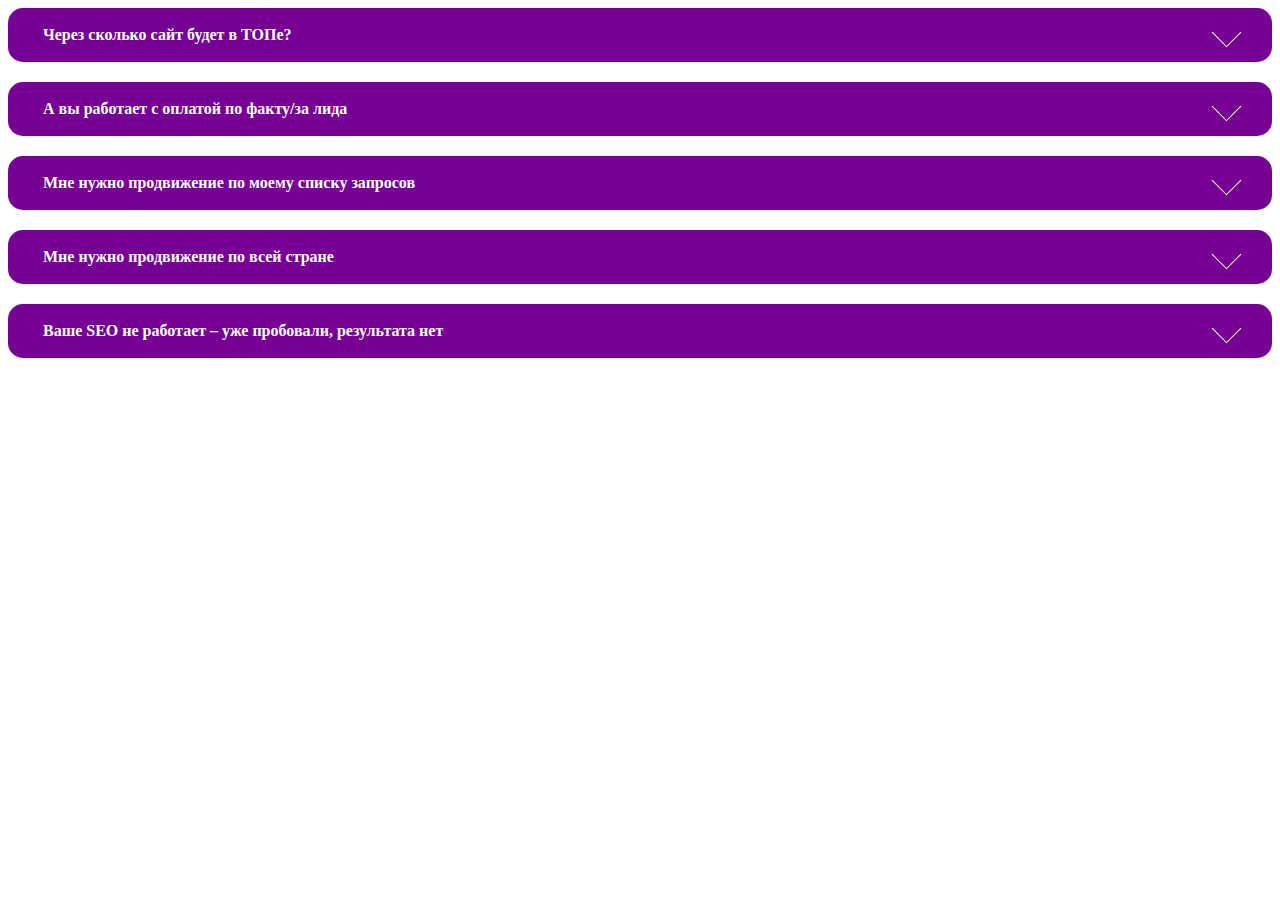
<file: Аккордион/akkordion_arrow/index.html>
<!DOCTYPE html>
<html lang="en">
	<head>
		<meta charset="UTF-8" />
		<meta http-equiv="X-UA-Compatible" content="IE=edge" />
		<meta name="viewport" content="width=device-width, initial-scale=1.0" />
		<title>Document</title>

		<style>
			.faq-acc {
				width: 100%;
			}

			.faq-acc > * + * {
				margin-top: 20px;
			}

			.faq-acc__item {
				position: relative;
				border-radius: 15px;
				overflow: hidden;
			}

			.faq-acc__title {
				position: relative;
				display: block;
				padding: 15px 35px;
				background: #750093;
				font-weight: bold;
				font-size: 16px;
				line-height: 150%;
				color: #ffffff;
				cursor: pointer;
			}
			.faq-acc__title.active {
				border-radius: 15px 15px 0 0;
			}
			.faq-acc__title::after {
				width: 20px;
				height: 20px;
				border-right: 1px solid #fff;
				border-bottom: 1px solid #fff;
				position: absolute;
				right: 35px;
				content: " ";
				top: 25%;
				transform: rotate(45deg);
				transition: all 0.2s ease-in-out;
			}
			.faq-acc__title.active::after {
				top: 40%;
				transform: rotate(-135deg);
				transition: all 0.2s ease-in-out;
			}

			.faq-acc__panel {
				display: none;
				margin: 0;
				padding: 35px;
				text-align: left;
				background: #ffffff;
				border: 1px solid #750093;
				border-radius: 0px 0px 15px 15px;
				font-weight: normal;
				font-size: 14px;
				line-height: 150%;
				color: #05003e;
			}
		</style>
	</head>
	<body>
		<div class="faq-acc">
			<div class="faq-acc__item">
				<div class="faq-acc__title">Через сколько сайт будет в ТОПе?</div>
				<div class="faq-acc__panel">
					Результат от SEO-продвижения виден не сразу. Многое зависит от возраста сайта, его исходного состояния, уровня
					конкуренции в отрасли и регионе.
				</div>
			</div>
			<div class="faq-acc__item">
				<div class="faq-acc__title">А вы работает с оплатой по факту/за лида</div>
				<div class="faq-acc__panel">Наша компания оказывает услуги только по предоплате.</div>
			</div>
			<div class="faq-acc__item">
				<div class="faq-acc__title">Мне нужно продвижение по моему списку запросов</div>
				<div class="faq-acc__panel">
					Грамотный подбор запросов для SEO-продвижения (составления семантического ядра) - почти половина успеха для достижения
					цели ТОП-10 поисковых систем. В нашем агентстве возможно продвижение по вашему списку запросов если они составлены
					грамотно и в достаточном количестве.
				</div>
			</div>
			<div class="faq-acc__item">
				<div class="faq-acc__title">Мне нужно продвижение по всей стране</div>
				<div class="faq-acc__panel">
					Для крупных компаний, имеющих представительства в более чем 7 городах, мы рекомендуем создавать отдельные поддомены для
					каждого филиала. В таком случае желательно, чтобы на поддоменах контент был уникализирован.
				</div>
			</div>
			<div class="faq-acc__item">
				<div class="faq-acc__title">Ваше SEO не работает – уже пробовали, результата нет</div>
				<div class="faq-acc__panel">
					К сожалению, недоверие к SEO фирмам имеет под собой определенные основания. Многие подобные компании работают по
					принципам:
					<ul>
						<li>главное — получить деньги за раскрутку, а результат — как получится;</li>
						<li>выполнить работу как можно быстрее, с минимумом трудозатрат.</li>
					</ul>
					Чтобы бизнес развивался динамично, ищите SЕО-агентство, нацеленное на аргументированное развитие бизнеса, а не
					конвейерную компанию с «грандиозными скидками» и прочей маркетинговой чепухой.
				</div>
			</div>
		</div>
        <script src="https://code.jquery.com/jquery-3.6.0.min.js"></script>
		<script>
			//---- faq settings ----//
			jQuery(document).ready(function ($) {
				$(".faq-acc__title").click(function (j) {
					var dropDown = $(this).closest(".faq-acc__item").find(".faq-acc__panel");
					$(this).closest(".faq-acc").find(".faq-acc__panel").not(dropDown).slideUp();

					if ($(this).hasClass("active")) {
						$(this).removeClass("active");
					} else {
						$(this).closest(".faq-acc").find(".faq-acc__title.active").removeClass("active");
						$(this).addClass("active");
					}

					dropDown.stop(false, true).slideToggle();
					j.preventDefault();
				});
			});
		</script>
	</body>
</html>
</file>
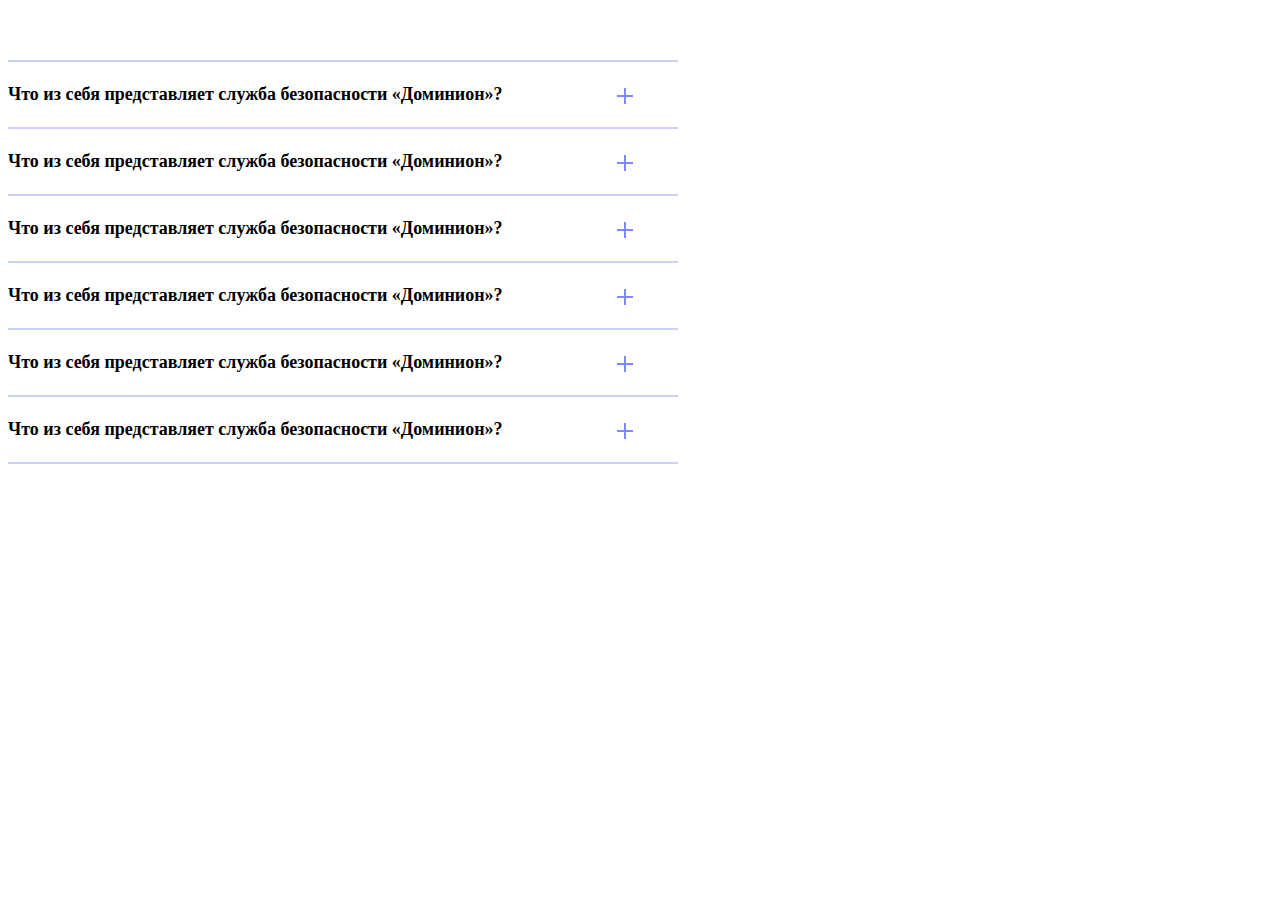
<file: Аккордион/akkordion_krest/index.html>
<!DOCTYPE html>
<html lang="en">
<head>
    <meta charset="UTF-8">
    <meta http-equiv="X-UA-Compatible" content="IE=edge">
    <meta name="viewport" content="width=device-width, initial-scale=1.0">
    <title>Аккордион крестиком</title>
    <style>
      .faq-acc {
    margin-top: 60px;
    display: flex;
    flex-direction: column;
    margin-left: auto;
}
.faq-acc__item {
    max-width: 670px;
    position: relative;
    overflow: hidden;
}
.faq-acc__item::after {
    display: block;
    content: '';
    width: 100%;
    height: 2px;
    background-color: #CED2FB;
}
.faq-acc__item:first-child:before {
    display: block;
    content: '';
    width: 100%;
    height: 2px;
    background-color: #CED2FB;
}

.faq-acc__title {
    margin: 0;
    width: 635px;
    position: relative;
    display: block;
    padding: 20px 0px;
    font-family: Manrope;
    font-weight: 600;
    font-size: 18px;
    line-height: 25px;
    cursor: pointer;
}
.faq-acc__panel {
    display: none;
    margin: 0;
    width: 570px;
    padding: 13px 0px 20px 0px;
    line-height: 20px;
}
.faq-acc__title:before,
.faq-acc__title:after {
    content: "";
    position: absolute;
    top: 50%;
    right: 10px;
    width: 16px;
    height:  2px;
    background: #7D89FF;
    transform: translateY(-50%);
    transition: all 0.3s ease-in-out;
}
.faq-acc__title:before {
    -webkit-transform: rotate(90deg);
    transform: rotate(0deg);
}
.faq-acc__title:after {
    -webkit-transform: rotate(0deg);
    transform: rotate(-90deg);
}
.faq-acc__title.active::after {
    top: 50%;
    transform: rotate(-45deg);
    transition: all 0.2s ease-in-out;
}
.faq-acc__title.active::before {
    top: 50%;
    transform: rotate(45deg);
    transition: all 0.2s ease-in-out;
}  
    </style>
    <body>
        <div class="container">
            <div class="faq-acc">
				<div class="faq-acc__item">
					<h3 class="faq-acc__title">Что из себя представляет служба безопасности «Доминион»?</h3>
                    <div>
                        <p class="faq-acc__panel">
                        Служба безопасности «Доминион» - это надежный и ответственный партнер, способный обеспечить полную безопасность физических и юридических лиц. Мы собрали специалистов с большим опытом работы в различных сферах, чтобы обеспечить комплексный подход к решению любой задачи.
                        </p>
                    </div>
    			</div>
                
					<div class="faq-acc__item">
						<h3 class="faq-acc__title">Что из себя представляет служба безопасности «Доминион»?</h3>
						<div>
							<p class="faq-acc__panel">
								Служба безопасности «Доминион» - это надежный и ответственный партнер, способный обеспечить полную безопасность физических и юридических лиц. Мы собрали специалистов с большим опытом работы в различных сферах, чтобы обеспечить комплексный подход к решению любой задачи.
							</p>
						</div>
					</div>
					<div class="faq-acc__item">
						<h3 class="faq-acc__title">Что из себя представляет служба безопасности «Доминион»?</h3>
						<div>
							<p class="faq-acc__panel">
								Служба безопасности «Доминион» - это надежный и ответственный партнер, способный обеспечить полную безопасность физических и юридических лиц. Мы собрали специалистов с большим опытом работы в различных сферах, чтобы обеспечить комплексный подход к решению любой задачи.
							</p>
						</div>
					</div>
					<div class="faq-acc__item">
						<h3 class="faq-acc__title">Что из себя представляет служба безопасности «Доминион»?</h3>
						<div>
							<p class="faq-acc__panel">
								Служба безопасности «Доминион» - это надежный и ответственный партнер, способный обеспечить полную безопасность физических и юридических лиц. Мы собрали специалистов с большим опытом работы в различных сферах, чтобы обеспечить комплексный подход к решению любой задачи.
							</p>
						</div>
					</div>
					<div class="faq-acc__item">
						<h3 class="faq-acc__title">Что из себя представляет служба безопасности «Доминион»?</h3>
						<div>
							<p class="faq-acc__panel">
								Служба безопасности «Доминион» - это надежный и ответственный партнер, способный обеспечить полную безопасность физических и юридических лиц. Мы собрали специалистов с большим опытом работы в различных сферах, чтобы обеспечить комплексный подход к решению любой задачи.
							</p>
						</div>
					</div>
					<div class="faq-acc__item">
						<h3 class="faq-acc__title">Что из себя представляет служба безопасности «Доминион»?</h3>
						<div>
							<p class="faq-acc__panel">
								Служба безопасности «Доминион» - это надежный и ответственный партнер, способный обеспечить полную безопасность физических и юридических лиц. Мы собрали специалистов с большим опытом работы в различных сферах, чтобы обеспечить комплексный подход к решению любой задачи.
							</p>
						</div>
					</div>
				</div>
			</section>
		</div>	
        <script src="https://code.jquery.com/jquery-3.6.0.min.js"></script>
        <script>
            //---- faq settings ----//
            jQuery(document).ready(function ($) {
                $(".faq-acc__title").click(function (j) {
                    var dropDown = $(this).closest(".faq-acc__item").find(".faq-acc__panel");
                    $(this).closest(".faq-acc").find(".faq-acc__panel").not(dropDown).slideUp();

                    if ($(this).hasClass("active")) {
                        $(this).removeClass("active");
                    } else {
                        $(this).closest(".faq-acc").find(".faq-acc__title.active").removeClass("active");
                        $(this).addClass("active");
                    }

                    dropDown.stop(false, true).slideToggle();
                    j.preventDefault();
                });
            });
        </script>
    </body>
</html>
</file>
<file: API_wether_Geolocation/style.css>
* {
    box-sizing: border-box;
}
.container {
    width: 100%;
    max-width: 900px;
    margin: 0 auto;
    padding: 50px 15px;
}
h1 {
  color: #fff;
}

input {
  background: unset;
  border: 2px solid #fff;
  border-radius: 5px;
  padding: 5px;
  font-family: monospace;
  font-weight: bold;
  color: #fff;
  width: 100px;
  transition: border-color 400ms ease;
}

input.error {
  border-color: red;
}

input:focus {
  outline: none;
  border-color: #0eadaf;
}

button {
  background: #0eadaf;
  color: #fff;
  font-family: monospace;
  font-weight: bold;
  border: none;
  padding: 7px 10px;
  border-radius: 5px;
  cursor: pointer;
  transition: background 400ms ease;
}

button:focus {
  outline: none;
}

button:hover {
  background: #0b898b;
}

#output {
  margin: 30px 0;
  font-weight: bold;
  font-size: 14px;
}
</file>
<file: JS_Авторизация_Локал-сторадж/css/main.css>
/* *{
    padding: 0;
    margin: 0;
    border: 0;
} */
*,*:before,*:after{
    -moz-box-sizing: border-box;
    -webkit-box-sizing: border-box;
    box-sizing: border-box;
}
:focus, :active{outline: none;}
a:focus, a:active{outline: none;}

nav, footer, header, aside{display: block;}

html,body{
    height: 100%;
    width: 100%;
    font-size: 100%;
    line-height: 1;
    font-size: 14px;
    -ms-text-size-adjust: 100%;
    -moz-text-size-adjust: 100%;
    -webkit-text-size-adjust: 100%;
     
    font-family: 'Roboto', sans-serif;
    font-style: normal;
    font-weight: 400;
    font-size: 16px;
    line-height: 26px;
    color: #727272;
}
body h2 {
    font-family: 'Roboto', sans-serif;
    font-style: normal;
    font-weight: 500;
    font-size: 32px;
    line-height: 37px;
    color: #000000;
}
/* input, button, textarea{font-family: inherit;} */
/* input::-ms-clear{display: none;} */
button{cursor: pointer;}
button::-moz-focus-inner {padding:0;border:0;}
a, a:visited{text-decoration: none;}
a:hover{text-decoration: none;}
ul li{list-style: none;}
img{vertical-align: top;}

.container {
    width: 1150px;
    margin: 0 auto;
    padding: 0 20px;
}
.hidden {
    display: none;
}
/*-------------------------
====header============
------------------------*/
.hidden-btn {
   padding: 20px;
   background-color: burlywood;
   display: inline-block;
   cursor: pointer;
}

.screen {
    background-color: #727272;
    width: 100%;
    height: 100vh;
    min-height: 600px;
    padding-top: 200px;
}
.auto-body {
    display: block;
    max-width: 500px;
    width: 100%;
    max-height: 400px;
    height: 100%;
    background-color: white;
    margin: 0px auto;
    padding: 20px;
}
.auto-title {
    font-size: 22px;
    line-height: 26px;
    font-weight: 700;
    padding-bottom: 20px;
}

.inp-leabl {
    margin: 0;
}
.input-style {
    margin-bottom: 20px;
    padding: 10px;
}
.main-btn {
    padding: 10px 60px;
    background-color: crimson;
    color: #fff;
    border: none;
    transition: all 0.3s ease-in-out;
}
.main-btn:hover {
    background-color: rgb(255, 61, 100);
}
.for-registr {
    margin-top: 30px;
}
.for-registr-text {
    color: #000;
}
.for-registr-link {
    cursor: pointer;
    color: green;
}
.for-registr-link:hover {
    text-decoration: underline;
}
.user-name {
    color: blue;
    font-size: 26px;
    line-height: 30px;
}
.info-text {
    color: blue;
    margin-bottom: 10px;
}
</file>
<file: MODAL окно/css/style.css>
.sait {
}
.container {
    max-width: 1000px;
    margin: 0 auto;
    padding: 0px 20px;
}
.click-fild {
}
.btn {
    border: none;
    cursor: pointer;
    background-color: blue;
    color: snow;
    padding: 10px;
    margin: 10px;
    width: 100px;
    border-radius: 15px;
}

.modal-overlay {
    position: fixed;
    left: 0;
    top: 0;
    right: 0;
    bottom: 0;
    background-color: rgba(0,0,0, 0.7);
    display: flex;
    align-items: center;
    justify-content: center;
    width: 100%;
    height: 100vh;
    opacity: 0;
    visibility: hidden;
    transition: all 0.3s ease-in-out;
}
.modal {
    background-color: #fff;
    display: flex;
    align-items: center;
    justify-content: center;
    width: 300px;
    height: 300px;
    display: none;
}

.modal-overlay--visible {
    opacity: 1;
    visibility: visible;
    transition: all 0.3s ease-in-out;
}
    
.modal--visible {
    display: block;
}
</file>
<file: New-year-countdown/css/main.css>
* {
    box-sizing: border-box;
}

body {
    background-color: rgb(18, 74, 0);
    background-image: url(./../img/NY.jpg);
    background-repeat: no-repeat;
    background-size: cover;
    background-position: top center;
    
    height: 100%;
    color: white;
    font-family: 'Rubik', sans-serif;
    
    display: flex;
    flex-direction: column;

    justify-content: center;
    align-items: center;
    text-align: center;

    margin: 0;
    overflow: hidden;

}

body:after {
    content: "";
    position: absolute;
    top: 0;
    left: 0;
    width: 100%;
    height: 100%;
    background-color: rgba (0, 0, 0, 0, 5);
}

.counter-wrapper {
    z-index: 1;
    display: flex;
    flex-direction: column;
    position: relative;
    margin-top: 15%;
   
}

.title {
    font-size: 60px;
    margin: 0 0 40px;
    
}

h1 {
    display: block;
    margin-block-start: 0.67em;
    margin-block-end: 0.67em;
    margin-inline-start: 0px;
    margin-inline-end: 0px;

    font-weight: 700;
    
}

.year {
    position: absolute;
    top: 50%;
    left: 50%;
    transform: translate(-50%, -50%);
    font-size: 200px;
    line-height: 1;
    z-index: -1;
    opacity: 0.4;

    color: rgb(60, 5, 112);
    
}

.countdown {
    display: none;
    transform: scale(2);
    align-items: center;
    justify-content: center;
}

.time {
    display: flex;
    flex-direction: column;
    align-items: center;
    justify-content: center;
    margin: 15px;
}

small {
    font-size: smaller;
}

/* Прелоадер */

.lds-spinner {
    color: official;
    display: inline-block;
    position: relative;
    width: 80px;
    height: 80px;
  }
  .lds-spinner div {
    transform-origin: 40px 40px;
    animation: lds-spinner 1.2s linear infinite;
  }
  .lds-spinner div:after {
    content: " ";
    display: block;
    position: absolute;
    top: 3px;
    left: 37px;
    width: 6px;
    height: 18px;
    border-radius: 20%;
    background: #fff;
  }
  .lds-spinner div:nth-child(1) {
    transform: rotate(0deg);
    animation-delay: -1.1s;
  }
  .lds-spinner div:nth-child(2) {
    transform: rotate(30deg);
    animation-delay: -1s;
  }
  .lds-spinner div:nth-child(3) {
    transform: rotate(60deg);
    animation-delay: -0.9s;
  }
  .lds-spinner div:nth-child(4) {
    transform: rotate(90deg);
    animation-delay: -0.8s;
  }
  .lds-spinner div:nth-child(5) {
    transform: rotate(120deg);
    animation-delay: -0.7s;
  }
  .lds-spinner div:nth-child(6) {
    transform: rotate(150deg);
    animation-delay: -0.6s;
  }
  .lds-spinner div:nth-child(7) {
    transform: rotate(180deg);
    animation-delay: -0.5s;
  }
  .lds-spinner div:nth-child(8) {
    transform: rotate(210deg);
    animation-delay: -0.4s;
  }
  .lds-spinner div:nth-child(9) {
    transform: rotate(240deg);
    animation-delay: -0.3s;
  }
  .lds-spinner div:nth-child(10) {
    transform: rotate(270deg);
    animation-delay: -0.2s;
  }
  .lds-spinner div:nth-child(11) {
    transform: rotate(300deg);
    animation-delay: -0.1s;
  }
  .lds-spinner div:nth-child(12) {
    transform: rotate(330deg);
    animation-delay: 0s;
  }
  @keyframes lds-spinner {
    0% {
      opacity: 1;
    }
    100% {
      opacity: 0;
    }
  }
</file>
<file: Slider_3-in-1/style.css>
* {
    box-sizing: border-box;
}

body {
    margin: 0;
    padding: 0;
}
.container {
    max-width: 1170px;
    width: 100%;
    margin: 0 auto;
    padding: 0px 15px;
}
img {
    width: auto;
    height: 100%;
    object-fit: cover;
}
.grid {
    display: grid;
    grid-template-columns: 1fr 1fr;
    gap: 40px;
}
.blok {
}
.blok-images {
    display: flex;
    gap: 20px;
}
.blok-image {
}
.blok-image-big {
    min-width: 420px;
    min-height: 420px;
    width: 400px;
    height: 400px;
    overflow: hidden;
}
.blok-dop-img {
    display: flex;
    flex-direction: column;
    gap: 20px;
}
.blok-image-min {
    width: 200px;
    height: 200px;
    overflow: hidden;
}
.arrow {
    padding: 20px;
    display: flex;
    justify-content: center;
    gap: 60px;
}
.arrow-right,
.arrow-left {
    font-size: 36px;
    line-height: 40px;
    font-weight: 700;
    cursor: pointer;
    color: white;
    background-color: grey;
    border-radius: 50%;
    padding: 10px 20px;
}
.arrow-right:hover,
.arrow-left:hover {
    box-shadow: 0px 0px 6px #000;
}
</file>
<file: анимация при скроле/css/style.css>
body {
    margin: 0;
    padding: 0;
    font-family: 'Roboto', sans-serif;
    font-style: normal;
    font-weight: 400;
    font-size: 22px;
    line-height: 20px;
    color: #000000;
}
h1 {
    display: block;
    font-size: 0em;
    margin-block-start: 0em;
    margin-block-end: 0em;
    margin-inline-start: 0px;
    margin-inline-end: 0px;
}
p {
    display: block;
    margin-block-start: 0em;
    margin-block-end: 0em;
    margin-inline-start: 0px;
    margin-inline-end: 0px;
}
.container {
    max-width: 1270px;
    margin: 0 auto;
    padding: 0px 15px;
}
.hiro {
    width: 100%;
    height: 100vh;
    background-color:rgb(255, 208, 134) ;
    background-image: url("../img/titul.jpg");
    background-size: cover;
    background-position: center;
}
.hiro-body {
    display: flex;
    flex-direction: column;
    justify-content: center;
    align-items: center;
}
.hiro-title {
    padding-top: 600px;
    font-weight: 700;
    font-size: 72px;
    line-height: 2em;
    color: #fff;
    /*======================== АНИМАЦИЯ ЗАГОЛОВКА ====================*/
    transform: translate(0px, 120%);
    opacity: 0;
    transition: all 0.8s ease 0s; /*плавный переход*/
}
/*====================== КЛАСС ДЛЯ АКТИВАЦИИ АНИМАЦИИ ===================*/
.hiro-title._active {
    transform: translate(0px, 0px);
    opacity: 1;
}


.hiro-text {
    padding-top: 40px;
    font-weight: 700;
    font-size: 48px;
    line-height: 2em;
    color: #fff;

    transform: translate(0px, 120%);
    opacity: 0;
    transition: all 0.8s ease 0s; /*плавный переход*/
}
.hiro-text._active {
    transform: translate(0px, 0px);
    opacity: 1;
    transition: all 0.8s ease 0.6s;/*---задержка появления второго объекта */
}
/*============= УНИВЕРСАЛЬНЫЙ КЛАСС ==================*/
._anim-show {
    transform: translate(0px, 120%);
    opacity: 0;
    transition: all 0.8s ease 0.2s;
}
._anim-show._active,
._active ._anim-show {
    transform: translate(0px, 0px);
    opacity: 1;
}
.text-blok {
    overflow: hidden;
    min-height: 100%;
    padding: 60px 0px;
}
.text-blok_title {
    text-align: center;
    font-weight: 700;
    font-size: 48px;
}
.text-blok-body {
    overflow: hidden;
}
.text-blok-body p {
    padding-top: 80px;
}
.image {
    padding: 60px 0px;
    
}
.image-body {
    padding-top: 60px;
    display: flex;
    justify-content: space-around;
}
.image-sell {
    display: flex;
    flex-direction: column;
    align-items: center;
    overflow: hidden;
}
.img-gg {
    width: 200px;
    height: 200px;
    border-radius: 50%;
    display: inline-block;
    position: relative;
    overflow: hidden;

    transform: scale(0); /*АНИМАЦИЯ КАРТИНКИ*/
    transition: all 0.8s ease 0.2s;
}
.image-sell._active .img-gg {
    transform: scale(1);
}
.image-sell._active .img-text {
    transform: translate(0px, 0px);
    opacity: 1;
    transition: all 0.8s ease 0.6s;
}
.img-text {
    padding-top: 30px;

    transform: translate(0px, 50%);
    opacity: 0;
    transition: all 0.3s ease 0s;
}
.img-gg img {
    position: absolute;
    width: 100%;
    height: 100%;
    top: 0;
    left: 0;
    object-fit: cover;
}

.blok-steps {
    padding: 60px 0px;
}
.blok-steps_list {
    padding-top: 40px;
}
.blok-steps_list li {
    padding-top: 30px;

    transform: translate(-120%, 0px);
    opacity: 0;
    transition: all 0.3s ease 0s;
}
.blok-steps_list._active li:nth-child(1){
    transition: all 0.8s ease 0s;
}
.blok-steps_list._active li:nth-child(2){
    transition: all 0.8s ease 0.2s;
}
.blok-steps_list._active li:nth-child(3){
    transition: all 0.8s ease 0.4s;
}
.blok-steps_list._active li:nth-child(4){
    transition: all 0.8s ease 0.6s;
}
.blok-steps_list._active li:nth-child(5){
    transition: all 0.8s ease 0.8s;
}
.blok-steps_list._active li:nth-child(6){
    transition: all 0.8s ease 1s;
}
.blok-steps_list._active li {
    transform: translate(0px, 0px);
    opacity: 1;
}
</file>
<file: Бургер (простейший)/style.css>
* { 
    box-sizing: border-box;
}

html {
    scroll-behavior: smooth;
}

body {
    margin: 0;
    font-family: 'Montserrat', 'Times New Roman', sans-serif;/* Шрифт*/
    scroll-behavior: smooth;
}

h1, h2, h3, h4, h5, h6, p {
    margin: 0;
}

img {
    max-width: 100%;
}

a {
    text-decoration: none;
}

.list-reset {
    margin: 0;
    padding: 0;
    list-style-type: none;
}

.btn-reset {
    padding: 0;
    border: none;
    border-color: transparent;
    cursor: pointer;
}

.none {
    display: none !important;
}

.container {
    max-width: 1140px;
    margin-left: auto;
    margin-right: auto;
    padding-left: 15px;
    padding-right: 15px;
}

/* Header */
.header {
    position: relative;
    width: 100%;
    height: 100vh;
    background-size: cover;
    background-position: center;
}
/* Потолок */
.header-top { 
    height: 90px;
    border-bottom: 1px solid rgba(14, 9, 9, 0.5);
    display: flex;
    justify-content: space-between;
    align-items: center;
}
.icon-git {
    margin: 0;
    margin-left: 30px;
    width: 40px;
    height: 40px;
    background-color: rgb(153, 53, 153);
    border-radius: 100px;
    transition: 0.1s ease-in;
}
.icon-git:hover {
    transform: scale(1.5);
}
.icon-hh {
    margin-left: 30px;
    width: 40px;
    height: 40px;
    border-radius: 100px;
    transition: 0.1s ease-in;
}
.icon-hh:hover {
    transform: scale(1.5);
}
.nav-menu {
    padding-right: 30px;
    margin-left: auto;
}
.nav-link {
    margin-left: 20px;
    font-size: 18px;
    font-weight: 500;
    color:#013d7e;
}
.nav-link:hover {
    color: rgb(247, 250, 91);
}
.nav-link:first-child {
    margin: 0;
}
.burger-menu {
    display: none;
}
/* Медиа на 780 пикселей */
@media (max-width: 780px) {
    .nav-menu {
        display: none;
    }
        /* burger */
    .burger-menu {
        display: block;
    }
    .button-burger {
        width: 40px;
        height: 40px;
        margin-right: 20px;
    }
          
    .menubox{
        display: block;
        position: fixed;
        visibility: hidden;
        top: 0;
        right: -100%;
        width: 300px;
        height: 100%;
        margin: 0;
        padding: 80px 0;
        list-style: none;
        background-color: rgba(0, 0, 0, .6);
        box-shadow: 1px 0px 6px rgba(0, 0, 0, .2);
        transition-duration: .25s;
      }
       
      .menu-item {
        display: block;
        padding: 12px 24px;
        color: #6ea7e4;
        font-family: 'Roboto', sans-serif;
        font-size: 20px;
        font-weight: 600;
        text-decoration: none;
        transition-duration: .25s;
      }
      .menu-item:hover {
        color: rgb(247, 250, 91);
        background-color: grey;
      }
    }
</file>
<file: Бургер (простейший)/burger.css>
.popup {
    position: relative;
    cursor: pointer;
}
/* The actual popup (appears on top) */
.popup .popup-text {
        display: block;
        position: fixed;
        visibility: hidden;
        top: 0;
        right: -100%;
        width: 300px;
        height: 100%;
        margin: 0;
        padding: 80px 0;
        list-style: none;
        background-color: rgba(0, 0, 0, .6);
        box-shadow: 1px 0px 6px rgba(0, 0, 0, .2);
        transition-duration: .25s;
    
    z-index: 1;
    
}

/* Popup arrow */


/* Toggle this class when clicking on the popup container (hide and show the popup) */
.popup .show {
    visibility: visible;
    right: 0;
    -webkit-animation: fadeIn 1s;
    animation: fadeIn 1s
}
</file>
<file: Событие скрола, счетчик, липкий хедер/css/iconsfont.css>
@font-face {
  font-family: 'icons';
  src:
    url('../fonts/icons.ttf?of2icr') format('truetype'),
    url('../fonts/icons.woff?of2icr') format('woff'),
    url('../fonts/icons.svg?of2icr#icons') format('svg');
  font-weight: normal;
  font-style: normal;
  font-display: block;
}

[class^="_icon-"]::before, [class*=" _icon-"]::before {
  /* use !important to prevent issues with browser extensions that change fonts */
  font-family: 'icons' !important;
  speak: never;
  font-style: normal;
  font-weight: normal;
  font-variant: normal;
  text-transform: none;
  line-height: 1;

  /* Better Font Rendering =========== */
  -webkit-font-smoothing: antialiased;
  -moz-osx-font-smoothing: grayscale;
}

._icon-email:before {
  content: "\e900";
}
._icon-log1:before {
  content: "\e901";
}
._icon-log2:before {
  content: "\e902";
}
._icon-log3:before {
  content: "\e903";
}
._icon-log4:before {
  content: "\e904";
}
._icon-log5:before {
  content: "\e905";
}
._icon-log6:before {
  content: "\e906";
}
._icon-log7:before {
  content: "\e907";
}
</file>
<file: Событие скрола, счетчик, липкий хедер/css/style.css>
@charset "UTF-8";
@font-face {
  font-family: AlegreyaSans;
  font-display: swap;
  src: url("../fonts/AlegreyaSans-Bold.woff2") format("woff2"), url("../fonts/AlegreyaSans-Bold.woff") format("woff");
  font-weight: 700;
  font-style: normal;
}
@font-face {
  font-family: Golos;
  font-display: swap;
  src: url("../fonts/Golos-Text_Regular.woff2") format("woff2"), url("../fonts/Golos-Text_Regular.woff") format("woff");
  font-weight: 400;
  font-style: normal;
}
@font-face {
  font-family: Golos;
  font-display: swap;
  src: url("../fonts/Golos-Text_Bold.woff2") format("woff2"), url("../fonts/Golos-Text_Bold.woff") format("woff");
  font-weight: 700;
  font-style: normal;
}
@font-face {
  font-family: Golos;
  font-display: swap;
  src: url("../fonts/Golos-Text_DemiBold.woff2") format("woff2"), url("../fonts/Golos-Text_DemiBold.woff") format("woff");
  font-weight: 600;
  font-style: normal;
}
/*
// Обнуление стилей
*/
* {
  padding: 0;
  margin: 0;
  border: 0;
}

*, *:before, *:after {
  -moz-box-sizing: border-box;
  -webkit-box-sizing: border-box;
  box-sizing: border-box;
}

:focus, :active {
  outline: none;
}

a:focus, a:active {
  outline: none;
}

nav, footer, header, aside {
  display: block;
}

html, body {
  height: 100%;
  width: 100%;
  font-size: 100%;
  line-height: 1;
  font-size: 14px;
  -ms-text-size-adjust: 100%;
  -moz-text-size-adjust: 100%;
  -webkit-text-size-adjust: 100%;
}

input, button, textarea {
  font-family: inherit;
}

input::-ms-clear {
  display: none;
}

button {
  cursor: pointer;
}

button::-moz-focus-inner {
  padding: 0;
  border: 0;
}

a, a:visited {
  text-decoration: none;
}

a:hover {
  text-decoration: none;
}

ul li {
  list-style: none;
}

img {
  vertical-align: top;
}

h1, h2, h3, h4, h5, h6 {
  font-size: inherit;
  font-weight: inherit;
}

/*
// Переменные
*/
:root {
  --b-font: 18px;
  --color-black: #000103;
  --color-black70: #404040;
  --color-black80: #1E1E1E;
  --color-white: white;
  --color-gray: #888888;
  --color-gray-l: #8F9090;
  --color-gray-b: #EAEAEA;
  --color-green-b: #60C0C3;
  --color-hiro: #F7F7F8;
  --color-blue: #003154;
  --color-pagin: #D0D0D0;
  --color-border: #E1E1E1;
  --color-gray-fon: #F2F6FB;
}

/*
// Общие стили
*/
html {
  box-sizing: border-box;
}

*,
*::before,
*::after {
  box-sizing: inherit;
}

body {
  position: relative;
  margin: 0;
  background-color: var(--color-white);
  font-family: "Golos", sans-serif;
  font-style: normal;
  color: var(--color-black80);
  overflow-x: hidden;
}

img {
  max-width: 100%;
  width: 100%;
  height: auto;
  object-fit: cover;
}

a {
  text-decoration: none;
}

ul {
  padding: 0;
  list-style: none;
}

is-outer {
  position: relative !important;
  left: -999px !important;
}

.site-container {
  overflow: hidden;
}

.is-hidden {
  display: none !important;
}

.error {
  border: 2px #ff4019 solid !important;
}

.btn-reset {
  border: none;
  background: transparent;
  cursor: pointer;
}

.container {
  max-width: 1230px;
  width: 100%;
  padding: 0 15px;
  margin: 0 auto;
}

.title {
  font-weight: 600;
  font-size: 29px;
  line-height: 116%;
  color: var(--color-blue);
}

.dop-title {
  font-weight: 600;
  font-size: 13px;
  line-height: 140%;
  letter-spacing: 0.08em;
  text-transform: uppercase;
  color: var(--color-gray);
  padding-bottom: 8px;
}

.link {
  font-weight: 400;
  font-size: 15px;
  line-height: 148%;
  color: var(--color-black80);
  position: relative;
  cursor: pointer;
}

.link:hover {
  text-decoration: underline;
}

.link::after {
  display: inline-block;
  position: absolute;
  content: url(".././img/arrow-right.svg");
  top: 0;
  right: -15px;
}

.link1 {
  position: relative;
  cursor: pointer;
}

.link1::after {
  position: absolute;
  content: url(".././img/foot-arrov.svg");
  bottom: 15px;
}

.link2 {
  position: relative;
}

.link2::after {
  position: absolute;
  content: url(".././img/arrow-down.svg");
  bottom: -1px;
  right: -15px;
}

.white-btn {
  display: inline-block;
  border: 1px solid var(--color-blue);
  border-radius: 2px;
  padding: 12px 60px;
  color: var(--color-blue);
  background-color: var(--color-hiro);
  cursor: pointer;
}
.white-btn:hover {
  background-color: var(--color-white);
}

.blue-btn {
  display: inline-block;
  border-radius: 2px;
  padding: 12px 32px;
  color: var(--color-white);
  font-weight: 400;
  font-size: 15px;
  line-height: 148%;
  background-color: var(--color-blue);
  cursor: pointer;
}
.blue-btn:hover {
  box-shadow: 0px 0px 10px var(--color-gray-l);
}

.pt80 {
  padding-top: 80px;
}

.pb80 {
  padding-bottom: 80px;
}

.pt64 {
  padding-top: 64px;
}

.pb64 {
  padding-bottom: 64px;
}

.hover {
  transition: all 0.2s ease-in-out;
}

.hover:hover {
  box-shadow: 0px 0px 10px var(--color-gray-l);
}

@media (max-width: 767px) {
  .pt80 {
    padding-top: 46px;
  }
  .pb80 {
    padding-bottom: 52px;
  }
  .blue-btn {
    width: 100%;
    text-align: center;
  }
  .pt64 {
    padding-top: 52px;
  }
  .pb64 {
    padding-bottom: 52px;
  }
}
/*
// HEADER
*/
.header {
  position: relative;
}
.header-menu.sticky {
  position: fixed;
  top: 0;
  width: 100%;
  z-index: 100;
  box-shadow: 0px 1px 5px var(--color-gray-l);
  background-color: var(--color-white);
}
.header-top {
  border-bottom: 1px solid var(--color-gray-b);
}

.header-top-wrapper {
  padding: 24px 0px;
  display: flex;
  align-items: center;
  justify-content: space-between;
}

.header-logo-block {
  display: flex;
  align-items: center;
}

.header-logo {
  width: 201px;
  height: 32px;
  overflow: hidden;
  margin-right: 24px;
}

.header-logo-text {
  font-weight: 400;
  font-size: 11px;
  line-height: 158%;
  color: var(--color-gray-l);
  max-width: 360px;
}

.header-right-block {
  display: flex;
  align-items: center;
  gap: 32px;
}

.header-email {
  display: flex;
  align-items: center;
}
.header-email-icon {
  width: 17px;
  height: 20px;
  overflow: hidden;
  margin-right: 6px;
  display: flex;
  align-items: center;
}
.header-email-text {
  font-weight: 400;
  font-size: 14px;
  line-height: 158%;
  color: var(--color-blue);
  white-space: nowrap;
}

.header-email:hover .header-email-text {
  text-decoration: underline;
}

.header-lang {
  font-weight: 400;
  font-size: 14px;
  line-height: 158%;
  color: var(--color-blue);
}
.header-lang:hover {
  text-decoration: underline;
}

.header-serch {
  width: 20px;
  height: 20px;
  overflow: hidden;
}

.header-menu-list {
  padding: 16px 0px;
  display: flex;
  align-items: center;
  justify-content: space-between;
}

.header-menu-link {
  font-weight: 400;
  font-size: 15px;
  line-height: 148%;
}
.header-menu-link a {
  color: var(--color-black70);
}

/*
// Бугрер меню
*/
.header-burger {
  display: none;
}

/*
// Главный экран
*/
.main {
  overflow-x: hidden;
}
.hiro {
  background-color: var(--color-hiro);
  position: relative;
}
.hiro::before {
  content: "";
  position: absolute;
  top: 0;
  bottom: 0;
  left: 64%;
  right: 0;
  background: var(--color-green-b);
}

.hiro-wrapper {
  display: flex;
  align-items: center;
  justify-content: space-between;
}

.hiro-info {
  display: flex;
  flex-direction: column;
  justify-content: center;
  width: 50%;
  position: relative;
  z-index: 1;
}

.hiro-img-line {
  display: flex;
  align-items: center;
  gap: 16px;
}

.hiro-img-icon {
  height: 40px;
  width: 40px;
  overflow: hidden;
}

.hiro-title {
  padding: 16px 0px;
  font-weight: 600;
  font-size: 33px;
  line-height: 116%;
  color: var(--color-blue);
  max-width: 485px;
}

.hiro-subtitle {
  font-weight: 400;
  font-size: 18px;
  line-height: 162%;
  color: var(--color-black70);
}

.hiro-button {
  margin-top: 56px;
  display: block;
}

.hiro-image {
  width: 50%;
  height: 100%;
}

.hiro-image-wrap {
  position: relative;
  width: 588px;
  height: 440px;
  max-height: 440px;
  overflow: hidden;
}

.pagination {
  margin-top: 40px;
  padding-bottom: 32px;
  position: relative;
  z-index: 2;
  height: 100%;
  display: flex;
  align-items: center;
  justify-content: center;
  gap: 10px;
}
.pagination span {
  display: block;
  border-radius: 50%;
}

.mini {
  width: 3.22px;
  height: 3.22px;
  background-color: var(--color-pagin);
}

.grey {
  width: 5.66px;
  height: 5.66px;
  background-color: var(--color-pagin);
}

.active {
  width: 8px;
  height: 8px;
  background-color: var(--color-blue);
}

/*
// Продукция
*/
.products {
  display: flex;
  flex-wrap: wrap;
  gap: 40px;
}

.products-title-block {
  min-width: 200px;
}

.products-title {
  font-weight: 600;
  font-size: 29px;
  line-height: 116%;
  color: var(--color-blue);
  margin-bottom: 24px;
}

.products-catalog-link {
  padding: 9px 0px 9px 16px;
  width: 200px;
  border-left: 1px solid var(--color-border);
}
.products-catalog-link a {
  font-weight: 400;
  font-size: 17px;
  line-height: 158%;
  color: var(--color-black80);
}
.products-catalog-link a:hover {
  text-decoration: underline;
}

/*
// Секция с счетчиком
*/
.count {
  background-color: var(--color-blue);
}

.count-text {
  font-weight: 400;
  font-size: 23px;
  line-height: 130%;
  color: var(--color-white);
  padding-bottom: 100px;
  max-width: 788px;
  margin: 0 auto;
  text-align: center;
}

.count-row {
  display: flex;
  align-items: center;
  justify-content: space-between;
}

.count-row-block {
  position: relative;
  z-index: 1;
  margin-left: 50px;
}

.count-block-img {
  position: absolute;
  z-index: -1;
  left: -45px;
  top: -5px;
}

.count-number {
  font-weight: 600;
  font-size: 51px;
  line-height: 110%;
  color: var(--color-white);
  padding-bottom: 8px;
}

.count-min {
  font-weight: 700;
  font-size: 24px;
  line-height: 26px;
  color: var(--color-white);
}

.count-block-text {
  color: var(--color-white);
  font-weight: 400;
  font-size: 15px;
  line-height: 148%;
}

/*
// О компании
*/
.about {
  background-color: #F2F6FB;
  display: flex;
  align-items: center;
  justify-content: center;
  gap: 80px;
}

.about-img {
  width: 50%;
}

.about-content {
  height: 100%;
  width: 50%;
}

.about-content-wrap {
  max-width: 420px;
}

.about-text {
  padding-top: 16px;
  font-weight: 400;
  font-size: 15px;
  line-height: 174%;
  color: var(--color-black70);
  padding-bottom: 32px;
}

/*
// Помощь покупателю
*/
.help {
  display: flex;
}

.title-block {
  max-width: 280px;
  display: flex;
  flex-direction: column;
  margin-top: auto;
  margin-right: 126px;
}

.help-cards {
  display: grid;
  grid-template-columns: 1fr 1fr;
  gap: 24px;
}

.help-card {
  position: relative;
}
.help-card::before {
  content: "";
  position: absolute;
  top: 154px;
  bottom: 0;
  left: 0;
  right: 0;
  background: #F2F6FB;
  z-index: -1;
}

.help-card-img {
  width: 100%;
  overflow: hidden;
}

.help-card-title {
  padding: 32px 32px 16px;
  font-weight: 600;
  font-size: 24px;
  line-height: 110%;
  color: var(--color-blue);
}

.help-card-text {
  height: 120px;
  padding: 0px 32px;
  font-weight: 400;
  font-size: 15px;
  line-height: 174%;
  color: var(--color-black70);
}

.help-card-button {
  padding: 0px 32px 40px;
}

/*
// Новости
*/
.news-top {
  display: flex;
  align-items: center;
  justify-content: space-between;
  padding-bottom: 32px;
}

.news .link {
  margin-right: 15px;
}

.news-row {
  display: grid;
  grid-template-columns: 1fr 1fr 1fr;
  gap: 24px;
}

.news-content {
  padding: 22px 24px 32px;
  background: var(--color-hiro);
}

.news-content-top {
  display: flex;
  font-weight: 400;
  font-size: 12px;
  line-height: 158%;
  color: var(--color-black70);
}
.news-content-top span {
  color: var(--color-gray-l);
}
.news-content-top .point {
  background-color: var(--color-gray-l);
  width: 3px;
  height: 3px;
  border-radius: 50%;
  margin: 8px 6px 0px;
}

.news-title {
  padding: 16px 0px 8px;
  font-weight: 600;
  font-size: 18px;
  line-height: 152%;
  color: var(--color-black);
}

.news-text {
  font-weight: 400;
  font-size: 14px;
  line-height: 158%;
  color: var(--color-gray);
}

.ellipsis {
  display: block;
  display: -webkit-box;
  max-width: 340px;
  -webkit-line-clamp: 2; /* количество строк */
  -webkit-box-orient: vertical;
  overflow: hidden;
  text-overflow: ellipsis;
}

/*
// Ссылка на каталог
*/
.catalog-link {
  background-image: url(.././img/fon.jpg);
  background-repeat: no-repeat;
  background-size: cover;
  background-position: top center;
  padding-top: 160px;
  padding-bottom: 48px;
}

.catalog-link-item {
  background: var(--color-gray-fon);
  padding: 40px;
  max-width: 472px;
}

.catalog-link .about-text {
  padding-bottom: 40px;
}

/*
// Наши бренды
*/
.brends-grid {
  padding-top: 40px;
  display: grid;
  grid-template-columns: 1fr 1fr 1fr 1fr;
  column-gap: 24px;
  row-gap: 40px;
}

.brends-grid-item {
  padding-left: 16px;
  border-left: 1px solid var(--color-border);
  cursor: default;
}

.brends-logo {
  font-size: 46px;
  color: var(--color-gray);
  margin-bottom: 8px;
  transition: all 0.2s ease-in;
}

.brends-grid-item:hover .brends-logo {
  color: var(--color-blue);
}

.brends-text {
  font-weight: 400;
  font-size: 14px;
  line-height: 158%;
  color: var(--color-gray);
  transition: all 0.2s ease-in;
}

.brends-grid-item:hover .brends-text {
  color: var(--color-black70);
}

/*
// Футер
*/
.footer {
  background: var(--color-blue);
  color: var(--color-white);
}

.footer-menu {
  padding: 72px 0px 88px;
}

.footer-menu-top {
  display: flex;
  justify-content: space-between;
  width: 100%;
}

.footer-menu-product {
  display: flex;
  flex-direction: column;
  max-width: 200px;
}

.footer-product-title {
  padding-bottom: 24px;
  display: block;
  font-weight: 600;
  font-size: 21px;
  line-height: 120%;
  color: var(--color-white);
}

.footer-product-list {
  display: flex;
  flex-direction: column;
  max-width: 200px;
}

.footer-product-link {
  padding-bottom: 14px;
}

.footer-product-link a {
  font-weight: 400;
  font-size: 14px;
  line-height: 158%;
  color: var(--color-white);
}

.footer-servise-title {
  padding-bottom: 24px;
  font-weight: 600;
  font-size: 18px;
  line-height: 152%;
  color: var(--color-white);
}

.footer-product-title:hover,
.footer-product-link a:hover,
.footer-dop-link a:hover,
.footer-servise-title:hover {
  text-decoration: underline;
}

.footer-menu-dop {
  max-width: 500px;
  display: flex;
  justify-content: space-between;
  border-top: 1px solid #174463;
  padding-top: 24px;
}
.footer-menu-dop .footer-product-link {
  max-width: 160px;
}

.footer-down {
  border-top: 1px solid #174463;
  padding-top: 88px;
  padding-bottom: 72px;
}

.footer-down-wrapper {
  display: flex;
  flex-direction: column;
  gap: 24px;
}

.footer-down-row {
  display: flex;
  width: 100%;
  justify-content: space-between;
}

.fd1 {
  width: 50%;
}

.footer-logo {
  width: 200px;
  height: 32px;
  overflow: hidden;
}

.footer-social {
  display: flex;
  align-items: center;
  justify-content: space-between;
}

.footer-social-phone {
  display: flex;
  flex-direction: column;
}

.footer-social-number {
  font-weight: 600;
  font-size: 21px;
  line-height: 120%;
  color: var(--color-white);
  white-space: nowrap;
}

.footer-icon-row {
  display: flex;
  align-items: center;
  gap: 6px;
}

.footer-social-icon {
  width: 40px;
  height: 40px;
  overflow: hidden;
  display: flex;
  justify-content: center;
  flex-direction: column;
}

.footer-down-link {
  margin-left: 20px;
  font-weight: 400;
  font-size: 12px;
  line-height: 158%;
  color: var(--color-white);
}
.footer-down-link:hover {
  text-decoration: underline;
}

.footer-down-text span {
  font-weight: 700;
  font-size: 14px;
  line-height: 17px;
}

.footer-down-wrap {
  display: flex;
}

.table {
  padding-top: 100px;
  padding-bottom: 150px;
}

/*
// Media
*/
/*
// HEADER
*/
@media (max-width: 991px) {
  .header-email,
.header-lang {
    display: none;
  }
  .header-burger {
    display: block;
  }
  .header-right-block {
    display: flex;
    align-items: center;
    gap: 20px;
  }
  .link2::after {
    display: none;
  }
  .header-menu-link {
    display: inline-block;
    background: #F7F7F8;
    border-radius: 4px;
    padding: 5px 10px;
  }
  .header-menu-wrapper {
    width: 100%;
    height: 66px;
    display: flex;
    align-items: center;
    overflow-x: scroll;
    overflow-y: hidden;
    white-space: nowrap;
  }
  .header-menu-wrapper::-webkit-scrollbar {
    height: 5px;
    background-color: var(--color-white);
  }
  .header-menu-wrapper::-webkit-scrollbar-track {
    -webkit-box-shadow: inset 0 0 6px rgba(0, 0, 0, 0.2);
    border: 1px solid var(--color-border);
    border-radius: 10px;
    background-color: var(--color-white);
  }
  .header-menu-wrapper::-webkit-scrollbar-thumb {
    border-radius: 10px;
    background-color: var(--color-gray-l);
  }
  .header-menu-list {
    display: flex;
    justify-content: space-between;
    height: 66px;
    gap: 10px;
  }
}
@media (max-width: 767px) {
  .header-top {
    border-bottom: none;
  }
  .header-top-wrapper {
    padding: 16px 0px 12px;
  }
  .header-logo-text {
    display: none;
  }
  .header-logo {
    width: 129px;
    height: 20px;
  }
  .header-menu-link {
    font-weight: 400;
    font-size: 14px;
    line-height: 158%;
  }
  .header-menu-wrapper::-webkit-scrollbar {
    height: 1px;
    background-color: var(--color-white);
    cursor: pointer;
  }
}
/*
// Hiro
*/
@media (max-width: 1023px) {
  .hiro {
    padding-bottom: 80px;
  }
  .hiro-wrapper {
    display: flex;
    flex-direction: column-reverse;
    align-items: center;
    justify-content: space-between;
  }
  .hiro::before {
    bottom: 65%;
    left: 0;
  }
  .hiro-image {
    width: auto;
  }
  .hiro-image-wrap {
    position: relative;
    width: 588px;
    height: 440px;
    max-height: 440px;
  }
  .hiro-info {
    width: 100%;
  }
  .pagination {
    float: right;
    top: -60px;
    right: 60px;
  }
}
@media (max-width: 767px) {
  .hiro {
    padding-top: 24px;
    padding-bottom: 24px;
  }
  .hiro-title {
    padding: 8px 0px;
    font-size: 23px;
    line-height: 110%;
  }
  .hiro-subtitle {
    font-size: 15px;
    line-height: 148%;
  }
  .hiro-button {
    margin-top: 32px;
  }
}
@media (max-width: 645px) {
  .hiro-image-wrap {
    position: relative;
    width: auto;
    height: auto;
    max-height: 440px;
  }
  .hiro::before {
    bottom: 75%;
  }
  .pagination {
    right: 20px;
  }
  .hiro-img-icon {
    height: 24px;
    width: 24px;
  }
  .white-btn {
    padding: 12px 40px;
  }
}
/*
// Каталог
*/
@media (max-width: 767px) {
  .products-title-block {
    min-width: 700px;
  }
  .products {
    gap: 32px;
  }
  .products-catalog-link {
    padding: 7px 0px 7px 16px;
  }
}
@media (max-width: 500px) {
  .products-catalog-link {
    width: 100%;
  }
}
/*
// Счетчик
*/
@media (max-width: 1023px) {
  .count-row {
    justify-content: center;
    flex-wrap: wrap;
    gap: 34px;
  }
}
@media (max-width: 767px) {
  .count-text {
    font-size: 18px;
    line-height: 162%;
    padding-bottom: 48px;
  }
}
/*
// О компании
*/
@media (max-width: 1023px) {
  .about {
    flex-direction: column;
    gap: 0px;
  }
  .about-img {
    width: 100%;
  }
  .about-content-wrap {
    max-width: 100%;
  }
  .about-content {
    width: 100%;
    padding: 46px 20px 56px;
  }
}
@media (max-width: 767px) {
  .dop-title {
    font-size: 12px;
  }
  .title {
    font-size: 27px;
  }
  .about-content {
    width: 100%;
    padding: 46px 15px 56px;
  }
}
/*
// Помощь покупателю
*/
@media (max-width: 1023px) {
  .help {
    flex-direction: column;
  }
  .title-block {
    max-width: 100%;
    margin-top: 0;
    margin-right: 0px;
    margin-bottom: 16px;
  }
}
@media (max-width: 767px) {
  .help-cards {
    grid-template-columns: 1fr;
    gap: 40px;
  }
  .help .products-title-block {
    min-width: 100%;
  }
  .help-card-title {
    padding: 32px 16px 16px;
    font-size: 23px;
  }
  .help-card-button {
    padding: 0px 16px 24px;
  }
  .help-card-text {
    padding: 0px 16px;
  }
}
/*
// Новости
*/
@media (max-width: 767px) {
  .news.pt64 {
    padding-top: 46px;
  }
  .news-row {
    grid-template-columns: 1fr;
    gap: 20px;
  }
}
/*
// Ссылка на каталог
*/
@media (max-width: 767px) {
  .catalog-link-item {
    padding: 24px 16px;
    max-width: 100%;
  }
}
/*
// Бренды
*/
@media (max-width: 1023px) {
  .brends-grid-wrapper {
    width: 100%;
    height: 300px;
    display: flex;
    align-items: center;
    overflow-x: scroll;
    overflow-y: hidden;
    white-space: nowrap;
  }
  .brends-grid-wrapper::-webkit-scrollbar {
    height: 5px;
    background-color: var(--color-white);
  }
  .brends-grid-wrapper::-webkit-scrollbar-track {
    -webkit-box-shadow: inset 0 0 6px rgba(0, 0, 0, 0.2);
    border: 1px solid var(--color-border);
    border-radius: 10px;
    background-color: var(--color-white);
  }
  .brends-grid-wrapper::-webkit-scrollbar-thumb {
    border-radius: 10px;
    background-color: var(--color-gray-l);
  }
  .brends-grid {
    padding-top: 0px;
    column-gap: 24px;
    row-gap: 0px;
    display: flex;
    justify-content: space-between;
    height: 200px;
    gap: 20px;
  }
  .brends-grid-item {
    max-width: 250px;
    padding-left: 16px;
    border-left: 1px solid var(--color-border);
  }
  .brends-grid-wrapper .brends-text span {
    white-space: normal;
  }
}
/*
// Футер
*/
@media (max-width: 1023px) {
  .footer-menu-top {
    justify-content: center;
    flex-wrap: wrap;
    column-gap: 80px;
    row-gap: 30px;
  }
  .footer-down-row {
    flex-direction: column;
    justify-content: flex-start;
    gap: 20px;
  }
  .fd1 {
    width: 100%;
  }
  .footer-logo {
    width: 200px;
  }
  .footer-social {
    justify-content: flex-start;
    gap: 40px;
  }
}
@media (max-width: 767px) {
  .footer-menu {
    padding: 32px 0px 24px;
  }
  .footer-menu-dop,
.footer-product-list {
    display: none;
  }
  .footer-menu-top {
    flex-direction: column;
    justify-content: flex-start;
    flex-wrap: nowrap;
    column-gap: 0px;
    row-gap: 0px;
  }
  .footer-menu-product {
    max-width: 100%;
  }
  .footer-product-title,
.footer-servise-title {
    padding-top: 12px;
    padding-bottom: 12px;
    border-bottom: 1px solid #174463;
    font-size: 17px;
    line-height: 152%;
    max-width: 300px;
  }
  .footer-product-title {
    position: relative;
  }
  .footer-product-title::after {
    position: absolute;
    content: ">";
    color: var(--color-white);
    right: 0;
    top: 15px;
    transform: rotate(90deg);
  }
  .footer-down {
    border-top: none;
    padding-top: 24px;
    padding-bottom: 32px;
  }
  .footer-down-row {
    flex-direction: column;
    justify-content: center;
    align-items: center;
    gap: 20px;
  }
  .fd1 {
    display: flex;
    flex-direction: column;
    gap: 24px;
    justify-content: center;
    align-items: center;
  }
  .footer-logo img {
    text-align: center;
  }
  .footer-down-text {
    text-align: center;
  }
}
</file>
